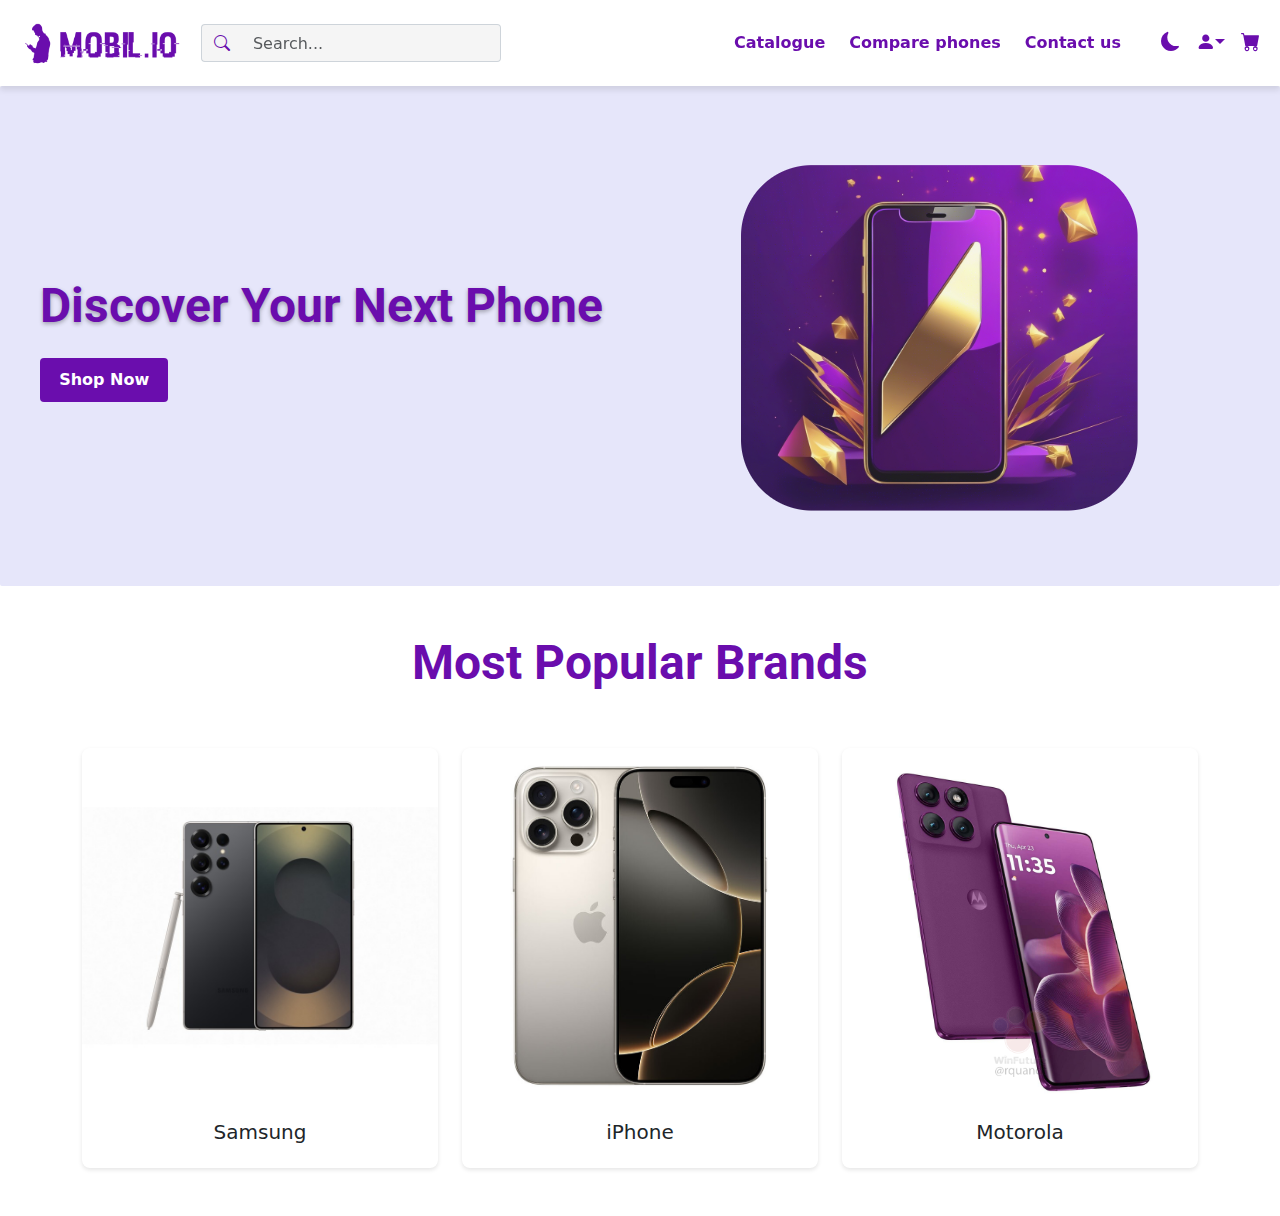
<file: index.html>
<!DOCTYPE html>
<html lang="en">
<head>
  <meta charset="UTF-8" />
  <meta name="viewport" content="width=device-width, initial-scale=1.0"/>
  <title>Mobil.io NavBar & Hero</title>

  <!-- Bootstrap CSS -->
  <link 
    href="https://cdn.jsdelivr.net/npm/bootstrap@5.3.0/dist/css/bootstrap.min.css" 
    rel="stylesheet"
  />

  <!-- Bootstrap Icons -->
  <link 
    href="https://cdn.jsdelivr.net/npm/bootstrap-icons@1.10.5/font/bootstrap-icons.css" 
    rel="stylesheet"
  />

  <!-- Roboto font -->
  <link 
    href="https://fonts.googleapis.com/css2?family=Roboto:wght@400;500;700&display=swap" 
    rel="stylesheet"
  />

  <!-- Custom CSS -->
  <link rel="stylesheet" href="styles.css" />
</head>
<body>

  <!-- Sticky navbar -->
  <nav class="navbar sticky-top">
    <div class="navbar-logo d-flex align-items-center">
      <a href="index.html">
        <img src="images/mobilio-logo.png" alt="Mobil.io Logo" class="navbar-logo-img" />
      </a>
    </div>
    <div class="navbar-search-wrapper">
      <div class="input-group search-bar">
        <span class="input-group-text"><i class="bi bi-search"></i></span>
        <input type="text" class="form-control" placeholder="Search..." aria-label="Search" />
      </div>
    </div>
    <div class="navbar-links-wrapper">
      <div class="nav-links">
        <a class="nav-link" href="catalogue.html">Catalogue</a>
        <a class="nav-link" href="compare.html">Compare phones</a>
        <a class="nav-link" href="#">Contact us</a>
      </div>
    </div>
    <div class="action-icons">
      <i id="theme-toggle" class="bi bi-moon-fill"></i>
      <div class="dropdown d-inline">
        <i class="bi bi-person-fill dropdown-toggle" id="profileDropdown" data-bs-toggle="dropdown" aria-expanded="false" style="cursor:pointer;"></i>
        <ul class="dropdown-menu dropdown-menu-end" aria-labelledby="profileDropdown">
          <li><a class="dropdown-item" href="login.html">Login</a></li>
          <li><a class="dropdown-item" href="register.html">Register</a></li>
        </ul>
      </div>
      <i class="bi bi-cart-fill"></i>
    </div>
  </nav>

  <!-- Hero section under navbar -->
  <section class="horizontal-divider d-flex">
    <div class="hero-content text-start">
      <div class="hero-text">Discover Your Next Phone</div>
      <button class="btn shop-btn mt-3" onclick="window.location.href='catalogue.html'">Shop Now</button>
    </div>
    <img src="images/homeimg.png" alt="Phone showcase" class="hero-image" />
  </section>

  <!-- Most Popular Brands -->
  <section class="brands-section container py-5">
    <h2 class="section-title">Most Popular Brands</h2>
    <div class="row g-4 mt-3">
      <div class="col-md-4">
        <div class="card brand-card">
          <img src="images/homesamsung.jpg" class="card-img-top" alt="Samsung" />
          <div class="card-body text-center">
            <h5 class="card-title">Samsung</h5>
            <button class="btn view-more mt-2">View More</button>
          </div>
        </div>
      </div>
      <div class="col-md-4">
        <div class="card brand-card">
          <img src="images/homeiphone.jpg" class="card-img-top" alt="iPhone" />
          <div class="card-body text-center">
            <h5 class="card-title">iPhone</h5>
            <button class="btn view-more mt-2">View More</button>
          </div>
        </div>
      </div>
      <div class="col-md-4">
        <div class="card brand-card">
          <img src="images/homemotorola.jpg" class="card-img-top" alt="Motorola" />
          <div class="card-body text-center">
            <h5 class="card-title">Motorola</h5>
            <button class="btn view-more mt-2">View More</button>
          </div>
        </div>
      </div>
    </div>
  </section>

  <!-- Bootstrap JS bundle -->
  <script src="https://cdn.jsdelivr.net/npm/bootstrap@5.3.0/dist/js/bootstrap.bundle.min.js"></script>
  <script>
    const themeToggle = document.getElementById('theme-toggle');
    themeToggle.addEventListener('click', () => {
      themeToggle.classList.add('spin');
      themeToggle.addEventListener('animationend', () => themeToggle.classList.remove('spin'), { once: true });
      document.body.classList.toggle('dark-theme');
      themeToggle.classList.toggle('bi-moon-fill');
      themeToggle.classList.toggle('bi-sun-fill');
    });
  </script>
</body>
</html>
</file>
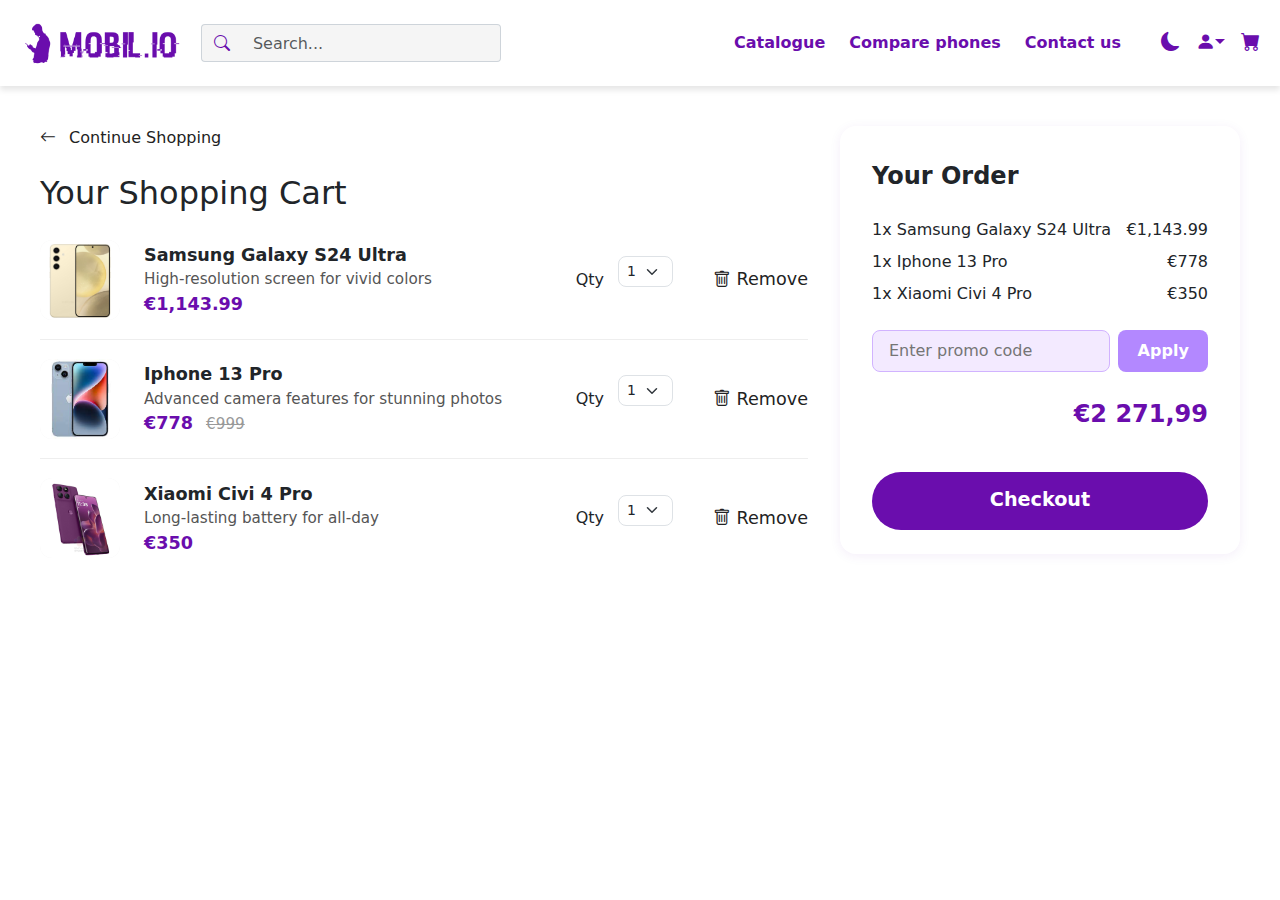
<file: cart.html>
<!DOCTYPE html>
<html lang="en">
<head>
  <meta charset="UTF-8" />
  <meta name="viewport" content="width=device-width, initial-scale=1.0"/>
  <title>Shopping Cart - Mobil.io</title>
  <link href="https://cdn.jsdelivr.net/npm/bootstrap@5.3.0/dist/css/bootstrap.min.css" rel="stylesheet"/>
  <link href="https://cdn.jsdelivr.net/npm/bootstrap-icons@1.10.5/font/bootstrap-icons.css" rel="stylesheet"/>
  <link rel="stylesheet" href="styles.css" />
  <style>
    body { background: #fff; }
    .cart-container {
      display: flex;
      gap: 2rem;
      margin: 40px auto;
      max-width: 1200px;
      justify-content: space-between;
    }
    .cart-list {
      flex: 2;
    }
    .cart-summary {
      flex: 1;
      background: #fff;
      border-radius: 16px;
      box-shadow: 0 2px 12px rgba(106,13,173,0.07);
      padding: 2rem 2rem 1.5rem 2rem;
      min-width: 340px;
      max-width: 400px;
      height: fit-content;
    }
    .cart-item {
      display: flex;
      align-items: center;
      gap: 1.5rem;
      border-bottom: 1px solid #eee;
      padding: 1.2rem 0;
    }
    .cart-item:last-child { border-bottom: none; }
    .cart-item-img {
      width: 80px;
      height: 80px;
      object-fit: contain;
      border-radius: 12px;
      background: #f5f5f5;
    }
    .cart-item-details {
      flex: 1;
    }
    .cart-item-title {
      font-weight: 700;
      font-size: 1.1rem;
    }
    .cart-item-desc {
      color: #555;
      font-size: 0.95rem;
    }
    .cart-item-price {
      color: #6a0dad;
      font-weight: 700;
      font-size: 1.1rem;
    }
    .cart-item-old-price {
      color: #999;
      text-decoration: line-through;
      font-size: 0.95rem;
      margin-left: 0.5rem;
    }
    .cart-item-remove {
      color: #222;
      cursor: pointer;
      margin-left: 1rem;
      font-size: 1.1rem;
    }
    .cart-item-remove:hover { color: #6a0dad; }
    .cart-item-qty {
      display: flex;
      align-items: center;
      gap: 0.5rem;
      font-size: 1rem;
    }
    .cart-summary-title {
      font-size: 1.5rem;
      font-weight: 700;
      margin-bottom: 1.5rem;
    }
    .cart-summary-list {
      font-size: 1rem;
      margin-bottom: 1.5rem;
    }
    .cart-summary-list li {
      display: flex;
      justify-content: space-between;
      margin-bottom: 0.5rem;
    }
    .cart-summary-total {
      font-size: 1.5rem;
      font-weight: 700;
      color: #6a0dad;
      text-align: right;
      margin: 1.5rem 0 1rem 0;
    }
    .cart-summary-promo {
      display: flex;
      gap: 0.5rem;
      margin-bottom: 1rem;
    }
    .cart-summary-promo input {
      flex: 1;
      border-radius: 8px;
      border: 1px solid #d1b3ff;
      background: #f3eaff;
      padding: 0.5rem 1rem;
      font-size: 1rem;
    }
    .cart-summary-promo button {
      background: #b388ff;
      color: #fff;
      border: none;
      border-radius: 8px;
      padding: 0.5rem 1.2rem;
      font-weight: 600;
      transition: background 0.2s;
    }
    .cart-summary-promo button:hover { background: #6a0dad; }
    .cart-summary-checkout {
      width: 100%;
      background: #6a0dad;
      color: #fff;
      border: none;
      border-radius: 2rem;
      padding: 0.9rem 0;
      font-size: 1.2rem;
      font-weight: 700;
      margin-top: 1.5rem;
      transition: background 0.2s;
    }
    .cart-summary-checkout:hover { background: #8d3fd6; }
    .continue-shopping {
      color: #222;
      text-decoration: none;
      font-size: 1rem;
      margin-bottom: 1.5rem;
      display: inline-block;
    }
    .continue-shopping i { margin-right: 0.5rem; }
    @media (max-width: 900px) {
      .cart-container { flex-direction: column; }
      .cart-summary { min-width: unset; max-width: unset; }
    }
    .delivery-section,
    .order-summary {
      margin: 0 auto 2rem auto;
      max-width: 800px;
    }
    .order-summary {
      background: #fff;
      border-radius: 16px;
      box-shadow: 0 2px 12px rgba(106,13,173,0.07);
      padding: 2rem 2rem 1.5rem 2rem;
    }
  </style>
</head>
<body>
  <!-- Navigation Bar (identical to index.html) -->
  <nav class="navbar sticky-top">
    <div class="navbar-logo d-flex align-items-center">
      <a href="index.html">
        <img src="images/mobilio-logo.png" alt="Mobil.io Logo" class="navbar-logo-img" />
      </a>
    </div>
    <div class="navbar-search-wrapper">
      <div class="input-group search-bar">
        <span class="input-group-text">
          <i class="bi bi-search"></i>
        </span>
        <input type="text" class="form-control" placeholder="Search..." aria-label="Search" />
      </div>
    </div>
    <div class="navbar-links-wrapper">
      <div class="nav-links">
        <a class="nav-link" href="catalogue.html">Catalogue</a>
        <a class="nav-link" href="compare.html">Compare phones</a>
        <a class="nav-link" href="#">Contact us</a>
      </div>
    </div>
    <div class="action-icons">
      <i id="theme-toggle" class="bi bi-moon-fill"></i>
      <div class="dropdown d-inline">
        <i class="bi bi-person-fill dropdown-toggle" id="profileDropdown" data-bs-toggle="dropdown" aria-expanded="false" style="cursor:pointer;"></i>
        <ul class="dropdown-menu dropdown-menu-end" aria-labelledby="profileDropdown">
          <li><a class="dropdown-item" href="login.html">Login</a></li>
          <li><a class="dropdown-item" href="register.html">Register</a></li>
        </ul>
      </div>
      <a href="cart.html"><i class="bi bi-cart-fill"></i></a>
    </div>
  </nav>

  <div class="cart-container">
    <!-- Cart List -->
    <div class="cart-list">
      <a href="catalogue.html" class="continue-shopping"><i class="bi bi-arrow-left"></i> Continue Shopping</a>
      <h2>Your Shopping Cart</h2>
      <div class="cart-item">
        <img src="images/samsungs24.jpg" class="cart-item-img" alt="Samsung Galaxy S24 Ultra" />
        <div class="cart-item-details">
          <div class="cart-item-title">Samsung Galaxy S24 Ultra</div>
          <div class="cart-item-desc">High-resolution screen for vivid colors</div>
          <div class="cart-item-price">€1,143.99</div>
        </div>
        <div class="cart-item-qty">
          Qty
          <select class="form-select form-select-sm" style="width:auto;display:inline-block;margin-left:6px;">
            <option>1</option>
            <option>2</option>
            <option>3</option>
            <option>4</option>
            <option>5</option>
          </select>
        </div>
        <span class="cart-item-remove"><i class="bi bi-trash"></i> Remove</span>
      </div>
      <div class="cart-item">
        <img src="images/iphone14.jpg" class="cart-item-img" alt="Iphone 13 Pro" />
        <div class="cart-item-details">
          <div class="cart-item-title">Iphone 13 Pro</div>
          <div class="cart-item-desc">Advanced camera features for stunning photos</div>
          <div>
            <span class="cart-item-price">€778</span>
            <span class="cart-item-old-price">€999</span>
          </div>
        </div>
        <div class="cart-item-qty">
          Qty
          <select class="form-select form-select-sm" style="width:auto;display:inline-block;margin-left:6px;">
            <option>1</option>
            <option>2</option>
            <option>3</option>
            <option>4</option>
            <option>5</option>
          </select>
        </div>
        <span class="cart-item-remove"><i class="bi bi-trash"></i> Remove</span>
      </div>
      <div class="cart-item">
        <img src="images/homemotorola.jpg" class="cart-item-img" alt="Xiaomi Civi 4 Pro" />
        <div class="cart-item-details">
          <div class="cart-item-title">Xiaomi Civi 4 Pro</div>
          <div class="cart-item-desc">Long-lasting battery for all-day</div>
          <div class="cart-item-price">€350</div>
        </div>
        <div class="cart-item-qty">
          Qty
          <select class="form-select form-select-sm" style="width:auto;display:inline-block;margin-left:6px;">
            <option>1</option>
            <option>2</option>
            <option>3</option>
            <option>4</option>
            <option>5</option>
          </select>
        </div>
        <span class="cart-item-remove"><i class="bi bi-trash"></i> Remove</span>
      </div>
    </div>
    <!-- Cart Summary -->
    <div class="cart-summary">
      <div class="cart-summary-title">Your Order</div>
      <ul class="cart-summary-list list-unstyled">
        <li>
          <span>1x Samsung Galaxy S24 Ultra</span>
          <span>€1,143.99</span>
        </li>
        <li>
          <span>1x Iphone 13 Pro</span>
          <span>€778</span>
        </li>
        <li>
          <span>1x Xiaomi Civi 4 Pro</span>
          <span>€350</span>
        </li>
      </ul>
      <div class="cart-summary-promo">
        <input type="text" placeholder="Enter promo code" />
        <button>Apply</button>
      </div>
      <div class="cart-summary-total">€2 271,99</div>
      <button class="cart-summary-checkout" onclick="window.location.href='delivery.html'">Checkout</button>
    </div>
  </div>
  <script src="https://cdn.jsdelivr.net/npm/bootstrap@5.3.0/dist/js/bootstrap.bundle.min.js"></script>
  <script>
    // Theme toggle (identical to index.html)
    const themeToggle = document.getElementById('theme-toggle');
    themeToggle.addEventListener('click', () => {
      themeToggle.classList.add('spin');
      themeToggle.addEventListener('animationend', () => themeToggle.classList.remove('spin'), { once: true });
      document.body.classList.toggle('dark-theme');
      themeToggle.classList.toggle('bi-moon-fill');
      themeToggle.classList.toggle('bi-sun-fill');
    });
  </script>
</body>
</html>
</file>
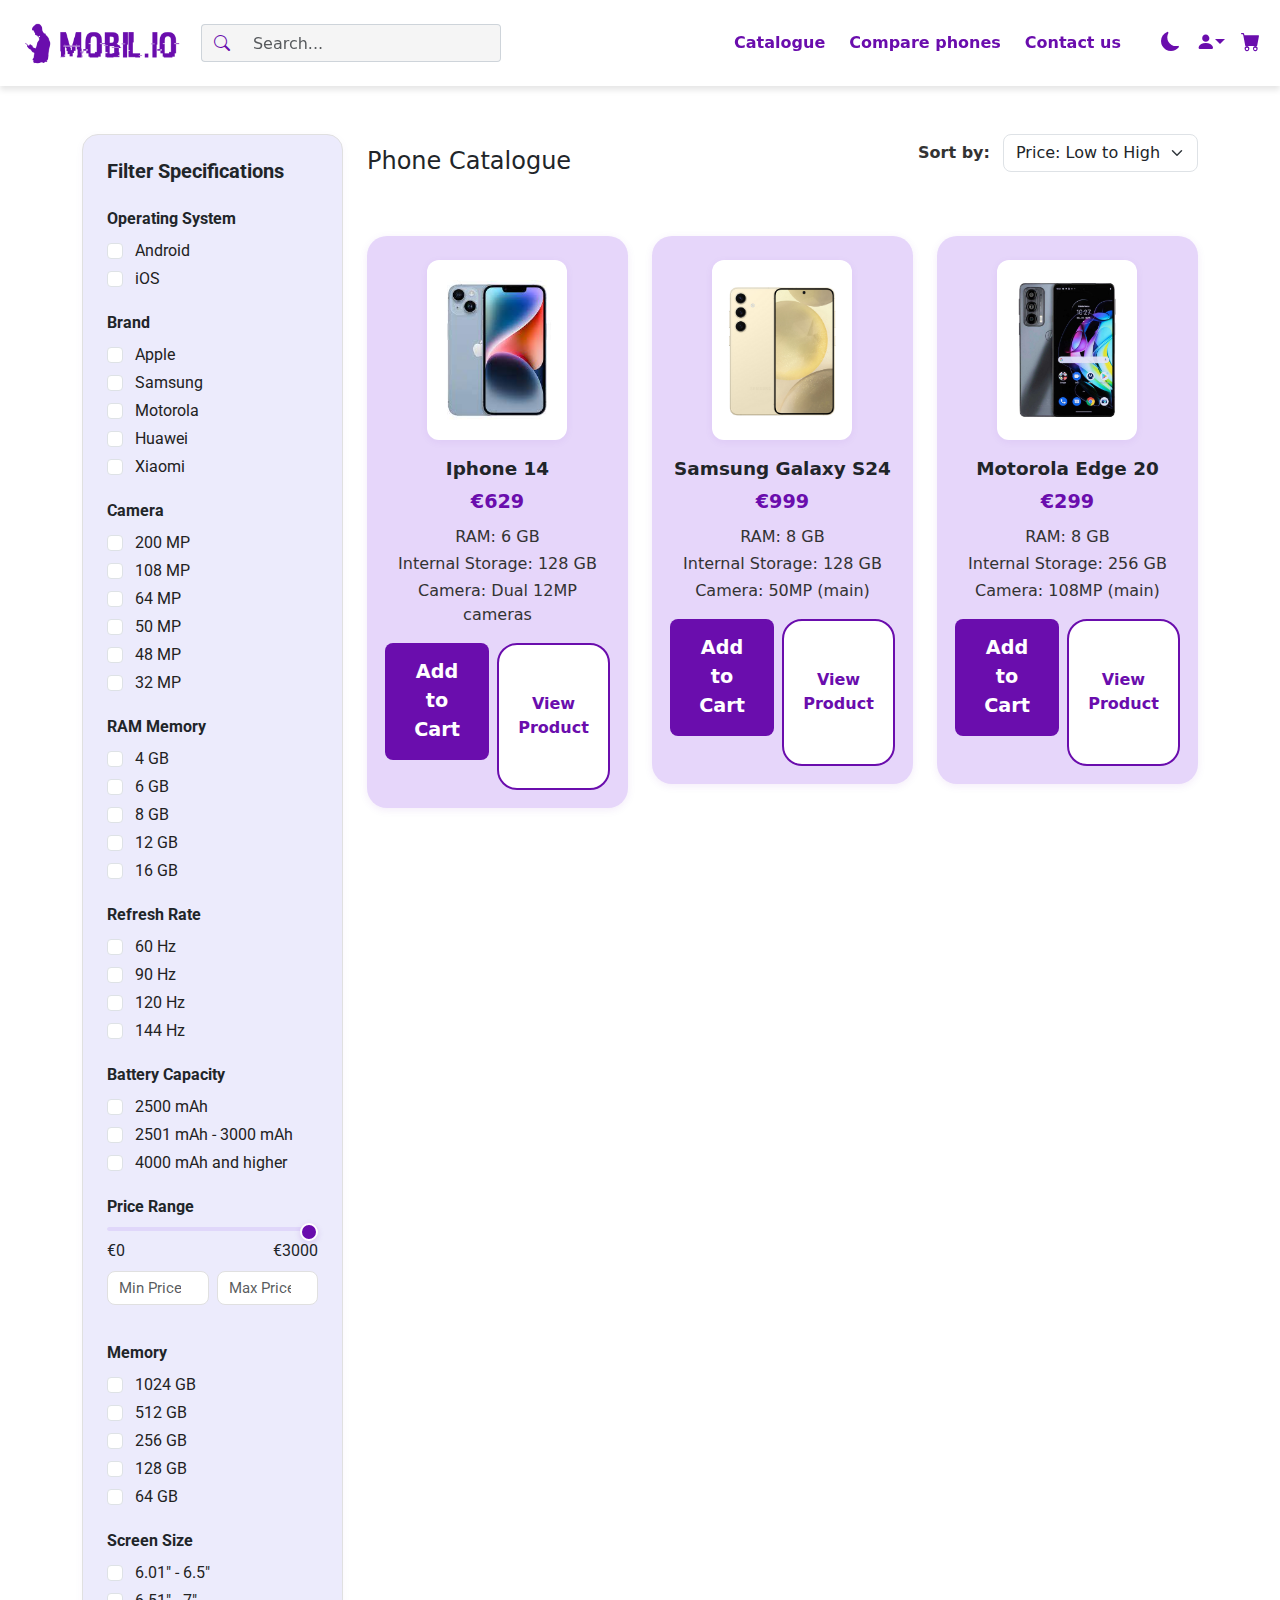
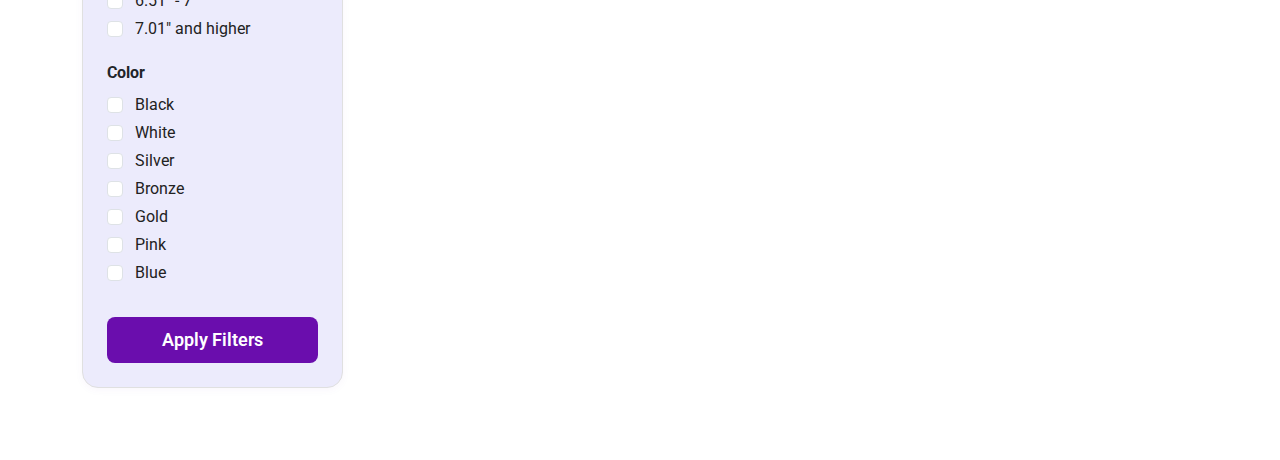
<file: catalogue.html>
<!DOCTYPE html>
<html lang="en">
<head>
  <meta charset="UTF-8" />
  <meta name="viewport" content="width=device-width, initial-scale=1.0"/>
  <title>Mobil.io Catalogue</title>
  <!-- Bootstrap CSS -->
  <link 
    href="https://cdn.jsdelivr.net/npm/bootstrap@5.3.0/dist/css/bootstrap.min.css" 
    rel="stylesheet"
  />
  <!-- Bootstrap Icons -->
  <link 
    href="https://cdn.jsdelivr.net/npm/bootstrap-icons@1.10.5/font/bootstrap-icons.css" 
    rel="stylesheet"
  />
  <!-- Roboto font -->
  <link 
    href="https://fonts.googleapis.com/css2?family=Roboto:wght@400;500;700&display=swap" 
    rel="stylesheet"
  />
  <!-- Custom CSS -->
  <link rel="stylesheet" href="styles.css" />
</head>
<body>
  <nav class="navbar sticky-top">
    <div class="navbar-logo d-flex align-items-center">
      <a href="index.html">
        <img src="images/mobilio-logo.png" alt="Mobil.io Logo" class="navbar-logo-img" />
      </a>
    </div>
    <div class="navbar-search-wrapper">
      <div class="input-group search-bar">
        <span class="input-group-text"><i class="bi bi-search"></i></span>
        <input type="text" class="form-control" placeholder="Search..." aria-label="Search" />
      </div>
    </div>
    <div class="navbar-links-wrapper">
      <div class="nav-links">
        <a class="nav-link" href="catalogue.html">Catalogue</a>
        <a class="nav-link" href="compare.html">Compare phones</a>
        <a class="nav-link" href="#">Contact us</a>
      </div>
    </div>
    <div class="action-icons">
      <i id="theme-toggle" class="bi bi-moon-fill"></i>
      <div class="dropdown d-inline">
        <i class="bi bi-person-fill dropdown-toggle" id="profileDropdown" data-bs-toggle="dropdown" aria-expanded="false" style="cursor:pointer;"></i>
        <ul class="dropdown-menu dropdown-menu-end" aria-labelledby="profileDropdown">
          <li><a class="dropdown-item" href="login.html">Login</a></li>
          <li><a class="dropdown-item" href="register.html">Register</a></li>
        </ul>
      </div>
      <i class="bi bi-cart-fill" onclick="window.location.href='cart.html'" style="cursor:pointer;"></i>
    </div>
  </nav>
  <section class="container py-5">
    <div class="row">
      <!-- Filter Sidebar -->
      <aside class="col-md-3">
        <div class="filter-sidebar p-4">
          <h4 class="filter-title-main mb-4">Filter Specifications</h4>

          <div class="filter-section mb-3">
            <div class="filter-label">Operating System</div>
            <div class="form-check">
              <input class="form-check-input purple-check" type="checkbox" id="os-android">
              <label class="form-check-label" for="os-android">Android</label>
            </div>
            <div class="form-check">
              <input class="form-check-input purple-check" type="checkbox" id="os-ios">
              <label class="form-check-label" for="os-ios">iOS</label>
            </div>
          </div>

          <div class="filter-section mb-3">
            <div class="filter-label">Brand</div>
            <div class="form-check">
              <input class="form-check-input purple-check" type="checkbox" id="brand-apple">
              <label class="form-check-label" for="brand-apple">Apple</label>
            </div>
            <div class="form-check">
              <input class="form-check-input purple-check" type="checkbox" id="brand-samsung">
              <label class="form-check-label" for="brand-samsung">Samsung</label>
            </div>
            <div class="form-check">
              <input class="form-check-input purple-check" type="checkbox" id="brand-motorola">
              <label class="form-check-label" for="brand-motorola">Motorola</label>
            </div>
            <div class="form-check">
              <input class="form-check-input purple-check" type="checkbox" id="brand-huawei">
              <label class="form-check-label" for="brand-huawei">Huawei</label>
            </div>
            <div class="form-check">
              <input class="form-check-input purple-check" type="checkbox" id="brand-xiaomi">
              <label class="form-check-label" for="brand-xiaomi">Xiaomi</label>
            </div>
          </div>

          <div class="filter-section mb-3">
            <div class="filter-label">Camera</div>
            <div class="form-check">
              <input class="form-check-input purple-check" type="checkbox" id="camera-200">
              <label class="form-check-label" for="camera-200">200 MP</label>
            </div>
            <div class="form-check">
              <input class="form-check-input purple-check" type="checkbox" id="camera-108">
              <label class="form-check-label" for="camera-108">108 MP</label>
            </div>
            <div class="form-check">
              <input class="form-check-input purple-check" type="checkbox" id="camera-64">
              <label class="form-check-label" for="camera-64">64 MP</label>
            </div>
            <div class="form-check">
              <input class="form-check-input purple-check" type="checkbox" id="camera-50">
              <label class="form-check-label" for="camera-50">50 MP</label>
            </div>
            <div class="form-check">
              <input class="form-check-input purple-check" type="checkbox" id="camera-48">
              <label class="form-check-label" for="camera-48">48 MP</label>
            </div>
            <div class="form-check">
              <input class="form-check-input purple-check" type="checkbox" id="camera-32">
              <label class="form-check-label" for="camera-32">32 MP</label>
            </div>
          </div>

          <div class="filter-section mb-3">
            <div class="filter-label">RAM Memory</div>
            <div class="form-check">
              <input class="form-check-input purple-check" type="checkbox" id="ram-4">
              <label class="form-check-label" for="ram-4">4 GB</label>
            </div>
            <div class="form-check">
              <input class="form-check-input purple-check" type="checkbox" id="ram-6">
              <label class="form-check-label" for="ram-6">6 GB</label>
            </div>
            <div class="form-check">
              <input class="form-check-input purple-check" type="checkbox" id="ram-8">
              <label class="form-check-label" for="ram-8">8 GB</label>
            </div>
            <div class="form-check">
              <input class="form-check-input purple-check" type="checkbox" id="ram-12">
              <label class="form-check-label" for="ram-12">12 GB</label>
            </div>
            <div class="form-check">
              <input class="form-check-input purple-check" type="checkbox" id="ram-16">
              <label class="form-check-label" for="ram-16">16 GB</label>
            </div>
          </div>

          <!-- Refresh Rate Filter -->
          <div class="filter-section mb-3">
            <div class="filter-label">Refresh Rate</div>
            <div class="form-check">
              <input class="form-check-input purple-check" type="checkbox" id="refresh-60">
              <label class="form-check-label" for="refresh-60">60 Hz</label>
            </div>
            <div class="form-check">
              <input class="form-check-input purple-check" type="checkbox" id="refresh-90">
              <label class="form-check-label" for="refresh-90">90 Hz</label>
            </div>
            <div class="form-check">
              <input class="form-check-input purple-check" type="checkbox" id="refresh-120">
              <label class="form-check-label" for="refresh-120">120 Hz</label>
            </div>
            <div class="form-check">
              <input class="form-check-input purple-check" type="checkbox" id="refresh-144">
              <label class="form-check-label" for="refresh-144">144 Hz</label>
            </div>
          </div>

          <!-- Battery Capacity Filter -->
          <div class="filter-section mb-3">
            <div class="filter-label">Battery Capacity</div>
            <div class="form-check">
              <input class="form-check-input purple-check" type="checkbox" id="battery-2500">
              <label class="form-check-label" for="battery-2500">2500 mAh</label>
            </div>
            <div class="form-check">
              <input class="form-check-input purple-check" type="checkbox" id="battery-2501-3000">
              <label class="form-check-label" for="battery-2501-3000">2501 mAh - 3000 mAh</label>
            </div>
            <div class="form-check">
              <input class="form-check-input purple-check" type="checkbox" id="battery-4000">
              <label class="form-check-label" for="battery-4000">4000 mAh and higher</label>
            </div>
          </div>

          <!-- Price Range Filter -->
          <div class="filter-section mb-3">
            <div class="filter-label">Price Range</div>
            <div class="d-flex align-items-center mb-2">
              <input type="range" class="form-range purple-range" min="0" max="3000" id="priceRange" value="3000" />
            </div>
            <div class="d-flex justify-content-between mb-2">
              <span>€0</span>
              <span id="priceMaxLabel">€3000</span>
            </div>
            <div class="d-flex gap-2">
              <input type="number" class="form-control form-control-sm" placeholder="Min Price" id="minPrice" />
              <input type="number" class="form-control form-control-sm" placeholder="Max Price" id="maxPrice" />
            </div>
          </div>

          <!-- Memory Filter -->
          <div class="filter-section mb-3">
            <div class="filter-label">Memory</div>
            <div class="form-check">
              <input class="form-check-input purple-check" type="checkbox" id="memory-1024">
              <label class="form-check-label" for="memory-1024">1024 GB</label>
            </div>
            <div class="form-check">
              <input class="form-check-input purple-check" type="checkbox" id="memory-512">
              <label class="form-check-label" for="memory-512">512 GB</label>
            </div>
            <div class="form-check">
              <input class="form-check-input purple-check" type="checkbox" id="memory-256">
              <label class="form-check-label" for="memory-256">256 GB</label>
            </div>
            <div class="form-check">
              <input class="form-check-input purple-check" type="checkbox" id="memory-128">
              <label class="form-check-label" for="memory-128">128 GB</label>
            </div>
            <div class="form-check">
              <input class="form-check-input purple-check" type="checkbox" id="memory-64">
              <label class="form-check-label" for="memory-64">64 GB</label>
            </div>
          </div>

          <!-- Screen Size Filter -->
          <div class="filter-section mb-3">
            <div class="filter-label">Screen Size</div>
            <div class="form-check">
              <input class="form-check-input purple-check" type="checkbox" id="screen-6-5">
              <label class="form-check-label" for="screen-6-5">6.01" - 6.5"</label>
            </div>
            <div class="form-check">
              <input class="form-check-input purple-check" type="checkbox" id="screen-6-7">
              <label class="form-check-label" for="screen-6-7">6.51" - 7"</label>
            </div>
            <div class="form-check">
              <input class="form-check-input purple-check" type="checkbox" id="screen-7plus">
              <label class="form-check-label" for="screen-7plus">7.01" and higher</label>
            </div>
          </div>

          <!-- Color Filter -->
          <div class="filter-section mb-3">
            <div class="filter-label">Color</div>
            <div class="form-check">
              <input class="form-check-input purple-check" type="checkbox" id="color-black">
              <label class="form-check-label" for="color-black">Black</label>
            </div>
            <div class="form-check">
              <input class="form-check-input purple-check" type="checkbox" id="color-white">
              <label class="form-check-label" for="color-white">White</label>
            </div>
            <div class="form-check">
              <input class="form-check-input purple-check" type="checkbox" id="color-silver">
              <label class="form-check-label" for="color-silver">Silver</label>
            </div>
            <div class="form-check">
              <input class="form-check-input purple-check" type="checkbox" id="color-bronze">
              <label class="form-check-label" for="color-bronze">Bronze</label>
            </div>
            <div class="form-check">
              <input class="form-check-input purple-check" type="checkbox" id="color-gold">
              <label class="form-check-label" for="color-gold">Gold</label>
            </div>
            <div class="form-check">
              <input class="form-check-input purple-check" type="checkbox" id="color-pink">
              <label class="form-check-label" for="color-pink">Pink</label>
            </div>
            <div class="form-check">
              <input class="form-check-input purple-check" type="checkbox" id="color-blue">
              <label class="form-check-label" for="color-blue">Blue</label>
            </div>
          </div>
          <button class="btn btn-primary w-100 mt-3 apply-filters-btn" id="applyFilters">Apply Filters</button>
        </div>
      </aside>
      <!-- Phone Cards Section -->
      <div class="col-md-9">
        <div class="d-flex justify-content-between align-items-center mb-4">
          <h2 class="section-title" style="font-size: 1.5rem; margin-bottom: 0;">Phone Catalogue</h2>
          <div>
            <label for="sort-by" class="form-label me-2 mb-0">Sort by:</label>
            <select id="sort-by" class="form-select d-inline-block w-auto">
              <option value="price-low-high">Price: Low to High</option>
              <option value="price-high-low">Price: High to Low</option>
            </select>
          </div>
        </div>
        <div class="row g-4 mt-3" id="phones-container">
          <!-- Phone cards will be dynamically inserted here -->
          <div class="col-md-4">
            <div class="custom-phone-card">
              <img src="images/iphone14.jpg" class="phone-img" alt="iPhone 14" />
              <div class="phone-info">
                <h5 class="phone-title">Iphone 14</h5>
                <div class="phone-price">€629</div>
                <div class="phone-spec">RAM: 6 GB</div>
                <div class="phone-spec">Internal Storage: 128 GB</div>
                <div class="phone-spec">Camera: Dual 12MP cameras</div>
                <div class="d-flex justify-content-center gap-2 mt-3">
                  <button class="btn btn-add-cart">Add to Cart</button>
                  <button class="btn btn-view-product">View Product</button>
                </div>
              </div>
            </div>
          </div>
          <div class="col-md-4">
            <div class="custom-phone-card">
              <img src="images/samsungs24.jpg" class="phone-img" alt="Samsung Galaxy S24" />
              <div class="phone-info">
                <h5 class="phone-title">Samsung Galaxy S24</h5>
                <div class="phone-price">€999</div>
                <div class="phone-spec">RAM: 8 GB</div>
                <div class="phone-spec">Internal Storage: 128 GB</div>
                <div class="phone-spec">Camera: 50MP (main)</div>
                <div class="d-flex justify-content-center gap-2 mt-3">
                  <button class="btn btn-add-cart">Add to Cart</button>
                  <button class="btn btn-view-product">View Product</button>
                </div>
              </div>
            </div>
          </div>
          <div class="col-md-4">
            <div class="custom-phone-card">
              <img src="images/motoedge20.jpg" class="phone-img" alt="Motorola Edge 20" />
              <div class="phone-info">
                <h5 class="phone-title">Motorola Edge 20</h5>
                <div class="phone-price">€299</div>
                <div class="phone-spec">RAM: 8 GB</div>
                <div class="phone-spec">Internal Storage: 256 GB</div>
                <div class="phone-spec">Camera: 108MP (main)</div>
                <div class="d-flex justify-content-center gap-2 mt-3">
                  <button class="btn btn-add-cart">Add to Cart</button>
                  <button class="btn btn-view-product">View Product</button>
                </div>
              </div>
            </div>
          </div>
        </div>
      </div>
    </div>
  </section>
  <!-- Bootstrap JS bundle -->
  <script src="https://cdn.jsdelivr.net/npm/bootstrap@5.3.0/dist/js/bootstrap.bundle.min.js"></script>
  <script>
    const themeToggle = document.getElementById('theme-toggle');
    themeToggle.addEventListener('click', () => {
      themeToggle.classList.add('spin');
      themeToggle.addEventListener('animationend', () => themeToggle.classList.remove('spin'), { once: true });
      document.body.classList.toggle('dark-theme');
      themeToggle.classList.toggle('bi-moon-fill');
      themeToggle.classList.toggle('bi-sun-fill');
    });

    const priceRange = document.getElementById('priceRange');
    const priceMaxLabel = document.getElementById('priceMaxLabel');
    if (priceRange && priceMaxLabel) {
      priceRange.addEventListener('input', function() {
        priceMaxLabel.textContent = `€${this.value}`;
      });
    }
  </script>
</body>
</html>
</file>
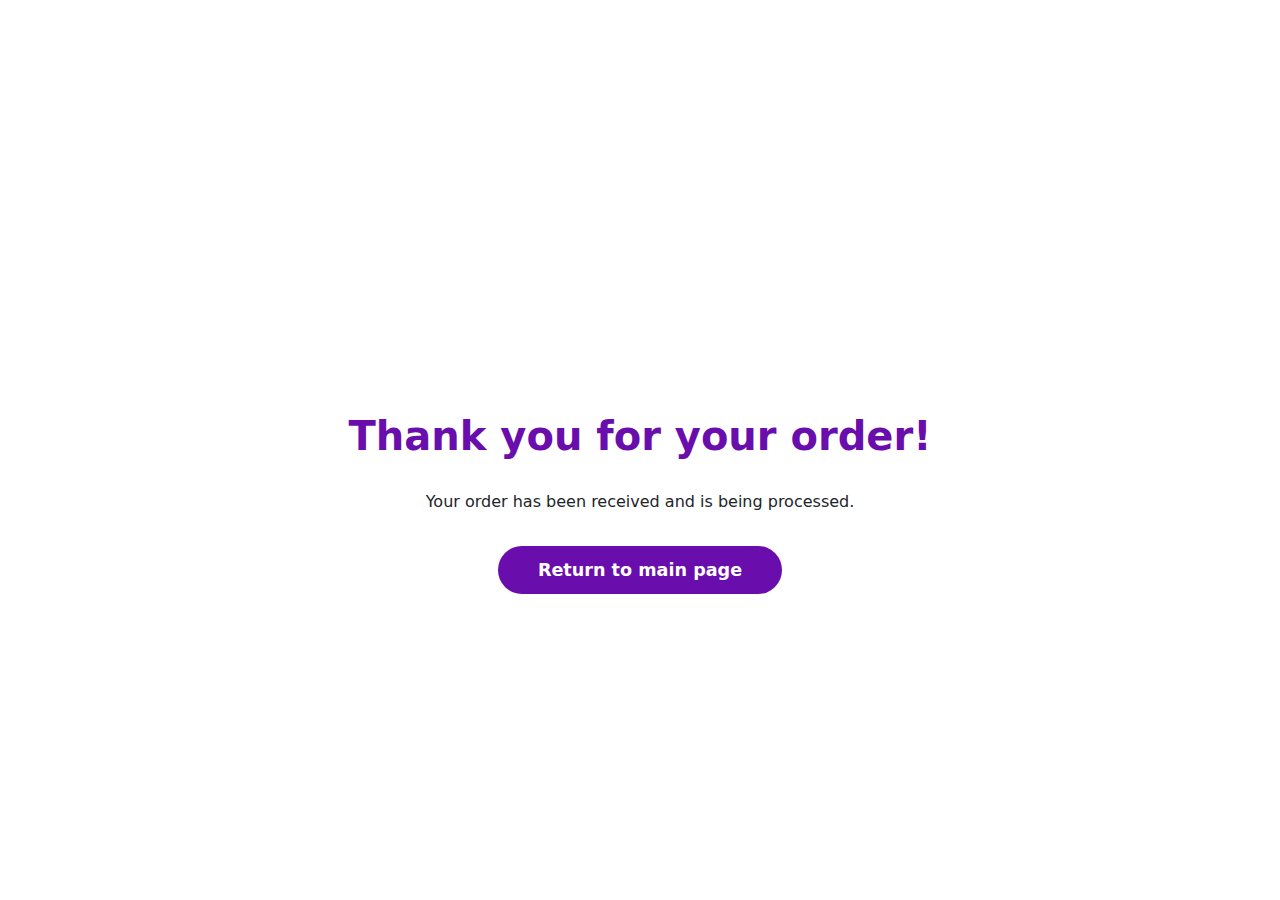
<file: endpage.html>
<!DOCTYPE html>
<html lang="en">
<head>
  <meta charset="UTF-8" />
  <meta name="viewport" content="width=device-width, initial-scale=1.0"/>
  <title>Thank You - Mobil.io</title>
  <link href="https://cdn.jsdelivr.net/npm/bootstrap@5.3.0/dist/css/bootstrap.min.css" rel="stylesheet"/>
  <link href="https://cdn.jsdelivr.net/npm/bootstrap-icons@1.10.5/font/bootstrap-icons.css" rel="stylesheet"/>
  <link rel="stylesheet" href="styles.css" />
  <style>
    body {
      background: #fff;
      min-height: 100vh;
      display: flex;
      flex-direction: column;
      justify-content: center;
      align-items: center;
    }
    .thankyou-container {
      margin-top: 100px;
      text-align: center;
    }
    .thankyou-title {
      color: #6a0dad;
      font-size: 2.5rem;
      font-weight: 700;
      margin-bottom: 1.5rem;
    }
    .return-link {
      display: inline-block;
      margin-top: 2rem;
      background: #6a0dad;
      color: #fff;
      padding: 0.7rem 2.5rem;
      border-radius: 2rem;
      font-size: 1.1rem;
      font-weight: 600;
      text-decoration: none;
      transition: background 0.2s;
    }
    .return-link:hover {
      background: #8d3fd6;
      color: #fff;
      text-decoration: none;
    }
  </style>
</head>
<body>
  <div class="thankyou-container">
    <div class="thankyou-title">Thank you for your order!</div>
    <div>Your order has been received and is being processed.</div>
    <a href="index.html" class="return-link">Return to main page</a>
  </div>
</body>
</html>
</file>
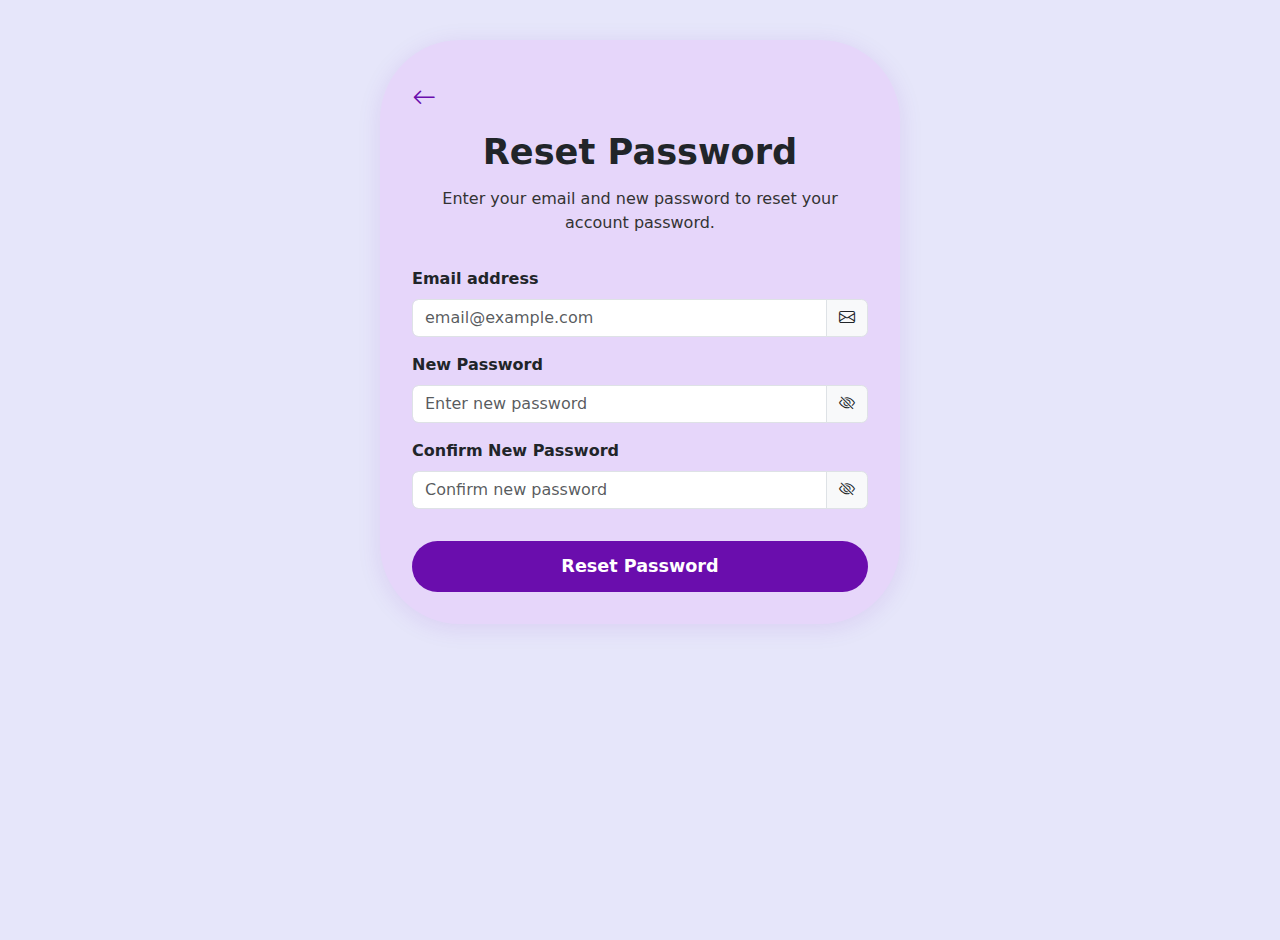
<file: forgot_password.html>
<!DOCTYPE html>
<html lang="en">
<head>
  <meta charset="UTF-8" />
  <meta name="viewport" content="width=device-width, initial-scale=1.0"/>
  <title>Reset Password - Mobil.io</title>
  <link href="https://cdn.jsdelivr.net/npm/bootstrap@5.3.0/dist/css/bootstrap.min.css" rel="stylesheet"/>
  <link href="https://cdn.jsdelivr.net/npm/bootstrap-icons@1.10.5/font/bootstrap-icons.css" rel="stylesheet"/>
  <style>
    body {
      background: #e6e6fa;
      min-height: 100vh;
    }
    .reset-container {
      background: #e6d6fa;
      border-radius: 80px;
      max-width: 520px;
      margin: 40px auto;
      padding: 40px 32px 32px 32px;
      box-shadow: 0 4px 24px rgba(106,13,173,0.10);
    }
    .reset-title {
      font-size: 2.2rem;
      font-weight: 700;
      text-align: center;
      margin-bottom: 0.5rem;
    }
    .reset-desc {
      text-align: center;
      margin-bottom: 2rem;
      color: #333;
      font-size: 1rem;
    }
    .form-label {
      font-weight: 600;
    }
    .form-control, .input-group-text {
      border-radius: 0.4rem;
    }
    .reset-btn {
      background: #6a0dad;
      color: #fff;
      font-weight: 600;
      border-radius: 2rem;
      padding: 0.7rem 0;
      font-size: 1.1rem;
      margin-top: 1rem;
    }
    .reset-btn:hover {
      background: #8d3fd6;
    }
    .back-arrow {
      color: #6a0dad;
      font-size: 1.5rem;
      text-decoration: none;
      display: inline-block;
      margin-bottom: 10px;
    }
  </style>
</head>
<body>
  <div class="reset-container">
    <a href="login.html" class="back-arrow"><i class="bi bi-arrow-left"></i></a>
    <div class="reset-title">Reset Password</div>
    <div class="reset-desc">Enter your email and new password to reset your account password.</div>
    <form>
      <div class="mb-3">
        <label for="email" class="form-label">Email address</label>
        <div class="input-group">
          <input type="email" class="form-control" id="email" placeholder="email@example.com" required>
          <span class="input-group-text"><i class="bi bi-envelope"></i></span>
        </div>
      </div>
      <div class="mb-3">
        <label for="new-password" class="form-label">New Password</label>
        <div class="input-group">
          <input type="password" class="form-control" id="new-password" placeholder="Enter new password" required>
          <span class="input-group-text"><i class="bi bi-eye-slash"></i></span>
        </div>
      </div>
      <div class="mb-3">
        <label for="confirm-password" class="form-label">Confirm New Password</label>
        <div class="input-group">
          <input type="password" class="form-control" id="confirm-password" placeholder="Confirm new password" required>
          <span class="input-group-text"><i class="bi bi-eye-slash"></i></span>
        </div>
      </div>
      <button type="submit" class="btn reset-btn w-100">Reset Password</button>
    </form>
  </div>
  <script src="https://cdn.jsdelivr.net/npm/bootstrap@5.3.0/dist/js/bootstrap.bundle.min.js"></script>
</body>
</html>
</file>
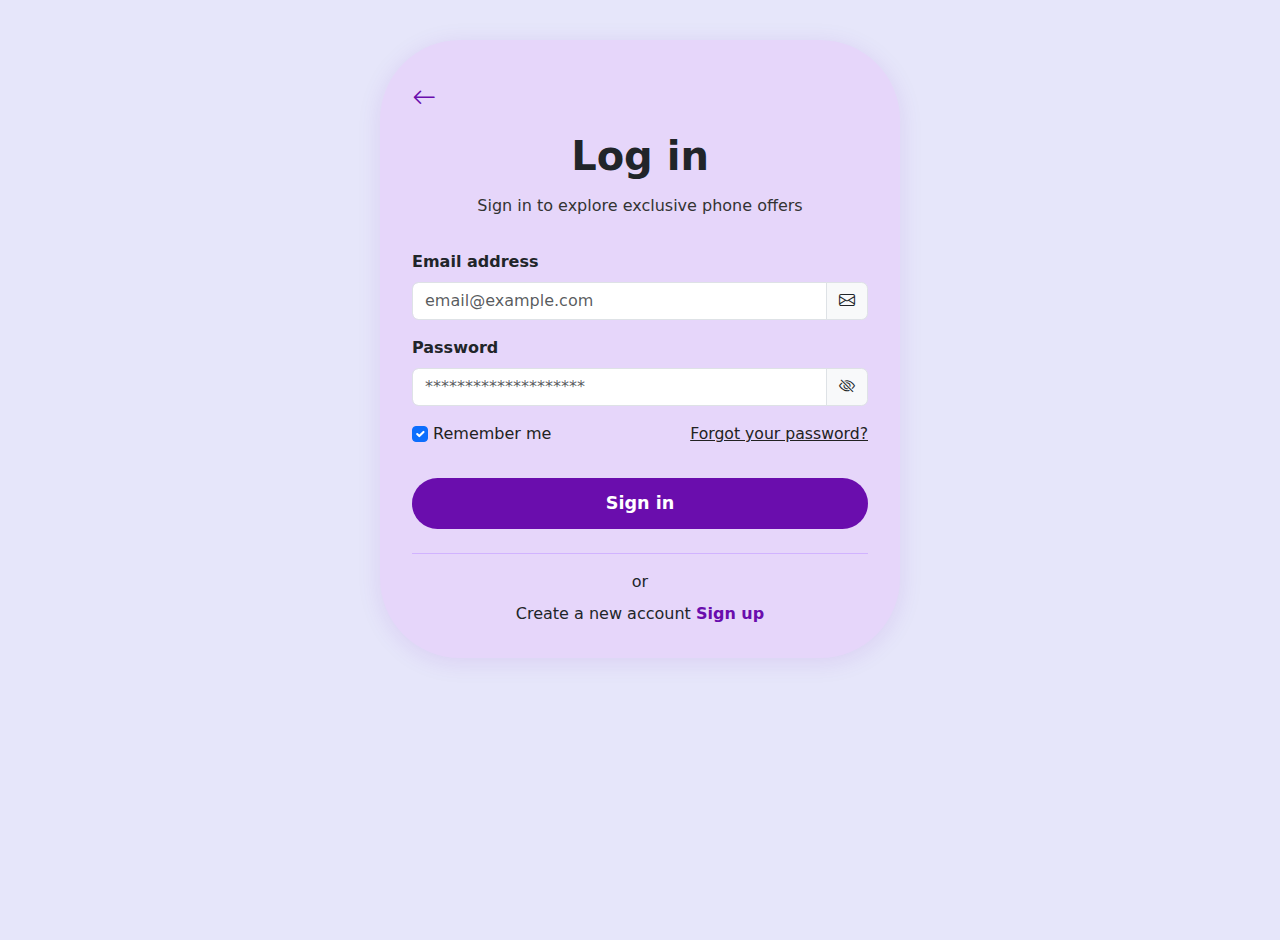
<file: login.html>
<!DOCTYPE html>
<html lang="en">
<head>
  <meta charset="UTF-8" />
  <meta name="viewport" content="width=device-width, initial-scale=1.0"/>
  <title>Log in - Mobil.io</title>
  <link href="https://cdn.jsdelivr.net/npm/bootstrap@5.3.0/dist/css/bootstrap.min.css" rel="stylesheet"/>
  <link href="https://cdn.jsdelivr.net/npm/bootstrap-icons@1.10.5/font/bootstrap-icons.css" rel="stylesheet"/>
  <style>
    body {
      background: #e6e6fa;
      min-height: 100vh;
    }
    .login-container {
      background: #e6d6fa;
      border-radius: 80px;
      max-width: 520px;
      margin: 40px auto;
      padding: 40px 32px 32px 32px;
      box-shadow: 0 4px 24px rgba(106,13,173,0.10);
    }
    .login-title {
      font-size: 2.5rem;
      font-weight: 700;
      text-align: center;
      margin-bottom: 0.5rem;
    }
    .login-desc {
      text-align: center;
      margin-bottom: 2rem;
      color: #333;
      font-size: 1rem;
    }
    .form-label {
      font-weight: 600;
    }
    .form-control, .input-group-text {
      border-radius: 0.4rem;
    }
    .login-btn {
      background: #6a0dad;
      color: #fff;
      font-weight: 600;
      border-radius: 2rem;
      padding: 0.7rem 0;
      font-size: 1.1rem;
      margin-top: 1rem;
    }
    .login-btn:hover {
      background: #8d3fd6;
    }
    .remember-me {
      color: #222;
      font-size: 1rem;
    }
    .forgot-link {
      float: right;
      font-size: 0.98rem;
      color: #222;
      text-decoration: underline;
      cursor: pointer;
    }
    .signup-link {
      color: #6a0dad;
      font-weight: 600;
      text-decoration: none;
    }
    .signup-link:hover {
      text-decoration: underline;
    }
    .back-arrow {
      color: #6a0dad;
      font-size: 1.5rem;
      text-decoration: none;
      display: inline-block;
      margin-bottom: 10px;
    }
    .divider {
      border-top: 1px solid #d1b3ff;
      margin: 1.5rem 0 1rem 0;
    }
  </style>
</head>
<body>
  <div class="login-container">
    <a href="index.html" class="back-arrow"><i class="bi bi-arrow-left"></i></a>
    <div class="login-title">Log in</div>
    <div class="login-desc">Sign in to explore exclusive phone offers</div>
    <form>
      <div class="mb-3">
        <label for="email" class="form-label">Email address</label>
        <div class="input-group">
          <input type="email" class="form-control" id="email" placeholder="email@example.com" required>
          <span class="input-group-text"><i class="bi bi-envelope"></i></span>
        </div>
      </div>
      <div class="mb-3">
        <label for="password" class="form-label">Password</label>
        <div class="input-group">
          <input type="password" class="form-control" id="password" placeholder="********************" required>
          <span class="input-group-text"><i class="bi bi-eye-slash"></i></span>
        </div>
      </div>
      <div class="d-flex justify-content-between align-items-center mb-3">
        <div>
          <input type="checkbox" id="remember" class="form-check-input" checked>
          <label for="remember" class="form-check-label remember-me">Remember me</label>
        </div>
        <a href="forgot-password.html" class="forgot-link">Forgot your password?</a>
      </div>
      <button type="submit" class="btn login-btn w-100">Sign in</button>
    </form>
    <div class="divider"></div>
    <div class="text-center mb-2">
      or
    </div>
    <div class="text-center">
      Create a new account <a href="register.html" class="signup-link">Sign up</a>
    </div>
  </div>
  <script src="https://cdn.jsdelivr.net/npm/bootstrap@5.3.0/dist/js/bootstrap.bundle.min.js"></script>
</body>
</html>
</file>
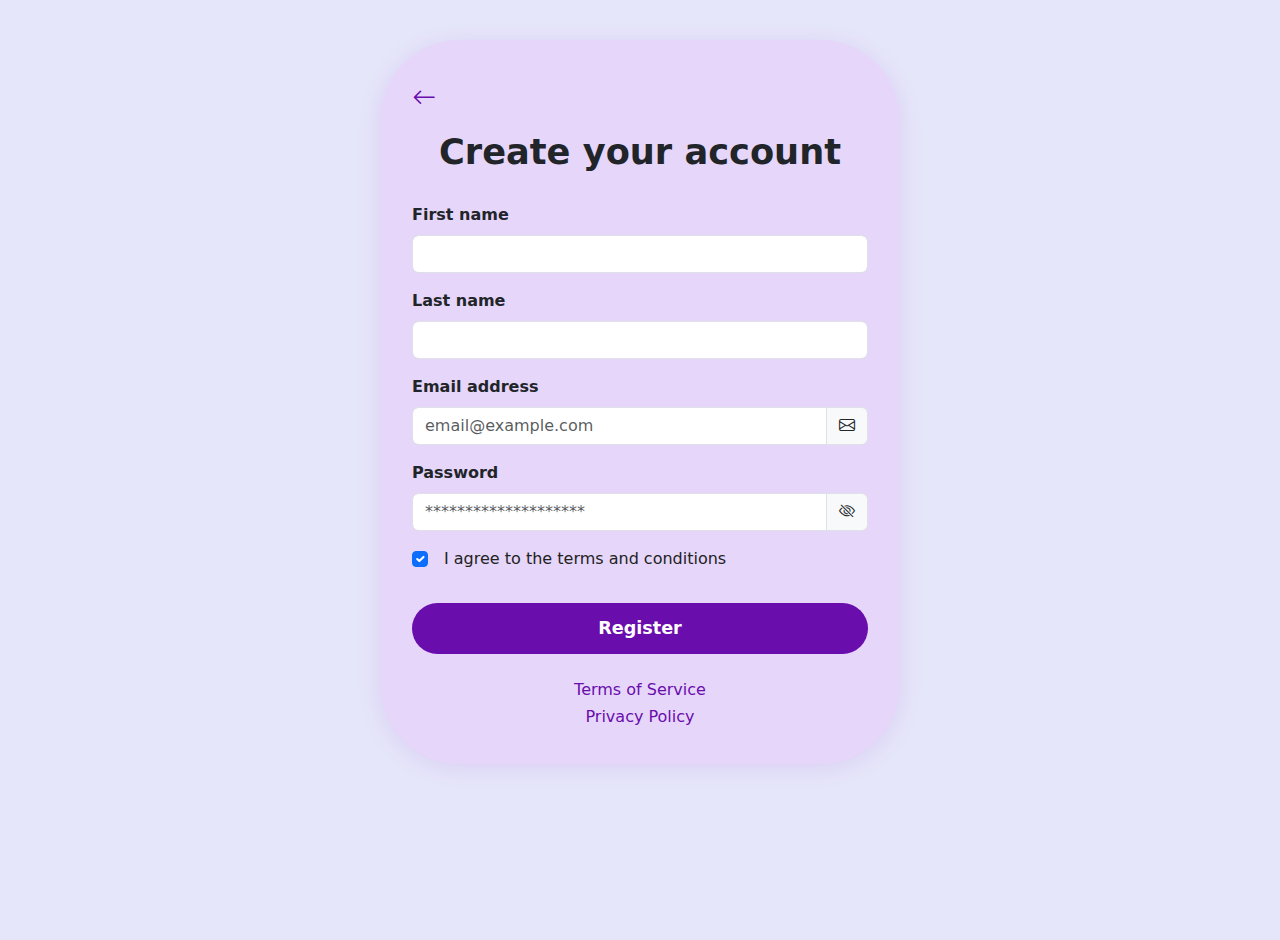
<file: register.html>
<!DOCTYPE html>
<html lang="en">
<head>
  <meta charset="UTF-8" />
  <meta name="viewport" content="width=device-width, initial-scale=1.0"/>
  <title>Register - Mobil.io</title>
  <link href="https://cdn.jsdelivr.net/npm/bootstrap@5.3.0/dist/css/bootstrap.min.css" rel="stylesheet"/>
  <link href="https://cdn.jsdelivr.net/npm/bootstrap-icons@1.10.5/font/bootstrap-icons.css" rel="stylesheet"/>
  <style>
    body {
      background: #e6e6fa;
      min-height: 100vh;
    }
    .register-container {
      background: #e6d6fa;
      border-radius: 80px;
      max-width: 520px;
      margin: 40px auto;
      padding: 40px 32px 32px 32px;
      box-shadow: 0 4px 24px rgba(106,13,173,0.10);
    }
    .register-title {
      font-size: 2.2rem;
      font-weight: 700;
      text-align: center;
      margin-bottom: 1.5rem;
    }
    .form-label {
      font-weight: 600;
    }
    .form-control, .input-group-text {
      border-radius: 0.4rem;
    }
    .register-btn {
      background: #6a0dad;
      color: #fff;
      font-weight: 600;
      border-radius: 2rem;
      padding: 0.7rem 0;
      font-size: 1.1rem;
      margin-top: 1rem;
    }
    .register-btn:hover {
      background: #8d3fd6;
    }
    .terms-label {
      color: #222;
      font-size: 1rem;
      margin-left: 0.5rem;
      font-weight: 400;
    }
    .back-arrow {
      color: #6a0dad;
      font-size: 1.5rem;
      text-decoration: none;
      display: inline-block;
      margin-bottom: 10px;
    }
    .policy-links {
      text-align: center;
      margin-top: 1.5rem;
    }
    .policy-links a {
      color: #6a0dad;
      text-decoration: none;
      display: block;
      font-size: 1rem;
      margin-bottom: 0.2rem;
    }
    .policy-links a:hover {
      text-decoration: underline;
    }
  </style>
</head>
<body>
  <div class="register-container">
    <a href="login.html" class="back-arrow"><i class="bi bi-arrow-left"></i></a>
    <div class="register-title">Create your account</div>
    <form>
      <div class="mb-3">
        <label for="first-name" class="form-label">First name</label>
        <input type="text" class="form-control" id="first-name" required>
      </div>
      <div class="mb-3">
        <label for="last-name" class="form-label">Last name</label>
        <input type="text" class="form-control" id="last-name" required>
      </div>
      <div class="mb-3">
        <label for="email" class="form-label">Email address</label>
        <div class="input-group">
          <input type="email" class="form-control" id="email" placeholder="email@example.com" required>
          <span class="input-group-text"><i class="bi bi-envelope"></i></span>
        </div>
      </div>
      <div class="mb-3">
        <label for="password" class="form-label">Password</label>
        <div class="input-group">
          <input type="password" class="form-control" id="password" placeholder="********************" required>
          <span class="input-group-text"><i class="bi bi-eye-slash"></i></span>
        </div>
      </div>
      <div class="mb-3 form-check">
        <input type="checkbox" class="form-check-input" id="terms" required checked>
        <label class="form-check-label terms-label" for="terms">
          I agree to the terms and conditions
        </label>
      </div>
      <button type="submit" class="btn register-btn w-100">Register</button>
    </form>
    <div class="policy-links">
      <a href="#">Terms of Service</a>
      <a href="#">Privacy Policy</a>
    </div>
  </div>
  <script src="https://cdn.jsdelivr.net/npm/bootstrap@5.3.0/dist/js/bootstrap.bundle.min.js"></script>
</body>
</html>
</file>
<file: styles.css>
.navbar {
  display: flex;
  align-items: center;
  gap: 1rem;
  padding: 15px 20px;
  background-color: #fff;
  box-shadow: 0 4px 6px rgba(0, 0, 0, 0.1);
  position: sticky;
  top: 0;
  z-index: 1000;
}
.navbar i, .navbar .navbar-brand, .navbar .nav-link {
  color: #6a0dad;
  font-weight: 700;
}
.dark-theme .navbar {
  background-color: #363342;
  border-bottom: 1px solid #444;
}
.dark-theme .navbar i,
.dark-theme .navbar .navbar-brand,
.dark-theme .navbar .nav-link,
.dark-theme .nav-links .nav-link {
  color: #6a0dad;
}
.navbar-brand {
  font-family: 'Roboto', sans-serif;
  font-size: 32px;
  margin: 0 10px;
}
.navbar-logo {
  flex-shrink: 0;
}
.navbar-logo-img {
  height: 56px;
  width: auto;
  display: block;
}

/* Navbar Search Bar - Rewritten */
.search-bar { /* This is the .input-group */
  display: flex;
  align-items: stretch;
  width: 300px; /* Increased width */
  position: relative;
  margin: 0;
  height: 38px;
}

.search-bar .input-group-text {
  background: #f5f5f5;
  border: 1px solid #ced4da;
  border-right: none;
  color: #333;
  border-radius: 0.25rem 0 0 0.25rem;
  display: flex;
  align-items: center;
  justify-content: center;
  padding: 0.375rem 0.75rem;
  height: 100%;
  margin: 0;
}

.search-bar .input-group-text i {
  line-height: 1;
  font-size: 1rem;
}

.search-bar .form-control {
  border-radius: 0 0.25rem 0.25rem 0;
  background-color: #f5f5f5;
  color: #333;
  border: 1px solid #ced4da;
  border-left: none;
  padding: 0.375rem 0.75rem;
  height: 100%;
  font-size: 1rem;
  flex: 1;
  margin: 0;
  line-height: 1;
  text-align: left; /* Align placeholder text to the right */
}

.search-bar .form-control:focus {
  color: #212529;
  background-color: #fff;
  border-color: #86b7fe;
  outline: 0;
  box-shadow: 0 0 0 0.25rem rgba(13, 110, 253, 0.25);
}

/* Dark Theme Search Bar */
.dark-theme .search-bar .input-group-text {
  background-color: #2c2c2c;
  color: #e0e0e0;
  border-color: #6a0dad;
  border-right: none;
}

.dark-theme .search-bar .form-control {
  background-color: #2c2c2c;
  color: #e0e0e0;
  border-color: #6a0dad;
  border-left: none;
}

.dark-theme .search-bar .form-control::placeholder {
  color: #aaa;
}

.dark-theme .search-bar .form-control:focus {
  background-color: #363342;
  color: #e0e0e0;
  border-color: #8d3fd6;
  box-shadow: 0 0 0 0.25rem rgba(106, 13, 173, 0.35);
}
/* End of Rewritten Search Bar Styles */

.navbar-links-wrapper {
  display: flex;
  align-items: center;
  margin-left: auto;
}
.nav-links {
  display: flex;
  gap: 1.5rem;
  margin: 0;
  padding: 0;
  list-style: none;
}
.nav-links .nav-link {
  color: #6a0dad;
  font-weight: 600;
  text-decoration: none;
  transition: color 0.2s ease;
}
.nav-links .nav-link:hover {
  color: #8d3fd6;
}
.action-icons {
  display: flex;
  align-items: center;
  gap: 1rem;
  margin-left: 1.5rem;
}
.action-icons i {
  font-size: 1.2rem;
  color: #6a0dad;
  cursor: pointer;
  transition: transform 0.3s ease;
}
@keyframes spin { from { transform: rotate(0deg); } to { transform: rotate(360deg); } }
.spin { animation: spin 0.5s ease; }

/* Hero (.horizontal-divider) styling */
.horizontal-divider {
  width: 100%;
  height: 500px; /* Reduced from 636px */
  background-color: #e6e6fa;
  border-radius: 2px;
  display: flex;
  align-items: center;
  justify-content: space-between;
  padding: 0 40px;
  overflow: hidden;
  margin-top: 0;
}
.dark-theme .horizontal-divider { background-color: #2c2c2c; }
.hero-content {
  max-width: 50%;
}
.hero-text {
  color: #6a0dad;
  font-family: 'Roboto', sans-serif;
  font-size: 48px;
  font-weight: 700;
  text-shadow: 0 2px 4px rgba(0,0,0,0.3);
}
.dark-theme .hero-text { color: #6a0dad; }
.shop-btn {
  background-color: #6a0dad;
  color: #fff;
  font-weight: 600;
  border: none;
  border-radius: 0.25rem;
  padding: 0.6rem 1.2rem;
}
.shop-btn:hover { opacity: 0.9; }
.hero-image {
  width: 50%;
  height: auto;
  object-fit: scale-down;
  opacity: 0.9;
}

/* Brands section */
.brands-section .section-title {
  font-family: 'Roboto', sans-serif;
  color: #6a0dad;
  font-size: 48px;
  font-weight: 700;
  text-align: center;
  margin-bottom: 2rem;
}
.dark-theme .brands-section .section-title { color: #6a0dad; }
.brand-card {
  border: none;
  border-radius: 0.5rem;
  box-shadow: 0 2px 4px rgba(0,0,0,0.1);
  transition: transform 0.3s ease;
  position: relative;
  overflow: hidden;
}
.brand-card:hover { transform: scale(1.05); }
.brand-card img {
  border-top-left-radius: 0.5rem;
  border-top-right-radius: 0.5rem;
}
.view-more {
  background-color: #6a0dad;
  color: #fff;
  border: none;
  border-radius: 0.25rem;
  padding: 0.4rem 0.8rem;
  display: none;
}
.brand-card:hover .view-more { display: inline-block; }
.dark-theme .brand-card { background-color: #1e1e1e; }
.dark-theme .brand-card .card-title { color: #6a0dad; }
.dark-theme .view-more { background-color: #6a0dad; }

/* Homepage Brands Carousel - Card Sizing */
#brandsCarousel .carousel-item {
    padding: 0 15px; /* Add some padding if cards feel too close to edges or for multiple items later */
}
#brandsCarousel .carousel-item .card.brand-card {
  max-width: 420px; /* Increased from 360px */
  margin: 1rem auto; /* Center the card and add some vertical margin */
  float: none; /* Ensure no floats are interfering if cards were in rows before */
}

#brandsCarousel .carousel-item .card.brand-card img {
    max-height: 220px;
    object-fit: contain; 
    width: auto; 
    margin-left: auto;
    margin-right: auto;
}

#brandsCarousel .carousel-control-prev-icon,
#brandsCarousel .carousel-control-next-icon {
    background-color: #6a0dad;
    border-radius: 50%;
    padding: 1rem;
}

#brandsCarousel .carousel-indicators [data-bs-target] {
    background-color: #6a0dad;
}

.filter-sidebar {
  background: #ecebfc;
  border-radius: 16px;
  box-shadow: 0 2px 8px rgba(106,13,173,0.04);
  font-family: 'Roboto', sans-serif;
  padding: 24px 18px;
  border: 1px solid #e0e0e0;
  margin-bottom: 1.5rem;
}

.filter-title-main {
  font-family: 'Roboto', sans-serif;
  font-weight: 700;
  font-size: 1.25rem;
  margin-bottom: 1.5rem;
}

.filter-label {
  font-weight: 700;
  font-size: 1rem;
  margin-bottom: 0.5rem;
  margin-top: 1.25rem;
}

.filter-section {
  margin-bottom: 1.5rem;
}

.purple-check:checked {
  background-color: #6a0dad !important;
  border-color: #6a0dad !important;
}

.purple-check {
  accent-color: #6a0dad;
}

.form-check-label {
  font-size: 1rem;
  color: #222;
  margin-left: 0.25rem;
}

.filter-sidebar .form-check {
  margin-bottom: 0.25rem;
}

.purple-range {
  accent-color: #6a0dad;
}

input[type="range"].purple-range {
  width: 100%;
  height: 4px;
  background: #f4f3fd;
  border-radius: 2px;
  outline: none;
  margin: 0;
  padding: 0;
}
input[type="range"].purple-range::-webkit-slider-thumb {
  -webkit-appearance: none;
  appearance: none;
  width: 18px;
  height: 18px;
  border-radius: 50%;
  background: #6a0dad;
  cursor: pointer;
  box-shadow: 0 2px 6px rgba(106,13,173,0.15);
  border: 2px solid #fff;
  transition: background 0.2s;
}
input[type="range"].purple-range:focus::-webkit-slider-thumb {
  background: #8d3fd6;
}
input[type="range"].purple-range::-moz-range-thumb {
  width: 18px;
  height: 18px;
  border-radius: 50%;
  background: #6a0dad;
  cursor: pointer;
  border: 2px solid #fff;
  transition: background 0.2s;
}
input[type="range"].purple-range:focus::-moz-range-thumb {
  background: #8d3fd6;
}
input[type="range"].purple-range::-ms-thumb {
  width: 18px;
  height: 18px;
  border-radius: 50%;
  background: #6a0dad;
  cursor: pointer;
  border: 2px solid #fff;
  transition: background 0.2s;
}
input[type="range"].purple-range:focus::-ms-thumb {
  background: #8d3fd6;
}
input[type="range"].purple-range::-webkit-slider-runnable-track {
  height: 4px;
  background: #e0d7fa;
  border-radius: 2px;
}
input[type="range"].purple-range::-ms-fill-lower {
  background: #e0d7fa;
}
input[type="range"].purple-range::-ms-fill-upper {
  background: #e0d7fa;
}

#minPrice, #maxPrice {
  border-radius: 8px;
  border: 1px solid #e0e0e0;
  font-size: 0.95rem;
  padding: 0.3rem 0.7rem;
  background: #fff;
  color: #222;
}

#minPrice:focus, #maxPrice:focus {
  border-color: #6a0dad;
  outline: none;
}

@media (max-width: 991px) {
  .filter-sidebar {
    margin-bottom: 2rem;
  }
}

.apply-filters-btn {
  background-color: #6a0dad;
  border: none;
  font-weight: 600;
  border-radius: 8px;
  padding: 0.6rem 0;
  font-size: 1.1rem;
  transition: background 0.2s;
}
.apply-filters-btn:hover, .apply-filters-btn:focus {
  background-color: #8d3fd6;
  color: #fff;
}

.custom-phone-card {
  background: #e6d6fa;
  border-radius: 20px;
  box-shadow: 0 2px 8px rgba(106,13,173,0.08);
  padding: 24px 18px 18px 18px;
  display: flex;
  flex-direction: column;
  align-items: center;
  min-height: 420px;
  max-width: 340px;
  margin: 0 auto;
  transition: box-shadow 0.2s, border 0.2s;
}
.custom-phone-card:hover {
  box-shadow: 0 4px 16px rgba(106,13,173,0.18);
  border: 2px solid #6a0dad;
}
.phone-img {
  width: 140px;
  height: 180px;
  object-fit: contain;
  border-radius: 12px;
  background: #fff;
  margin-bottom: 18px;
  box-shadow: 0 2px 8px rgba(106,13,173,0.06);
  display: block;
}
.phone-info {
  text-align: center;
  width: 100%;
}
.phone-title {
  font-size: 1.15rem;
  font-weight: 700;
  margin-bottom: 0.5rem;
}
.phone-price {
  color: #6a0dad;
  font-size: 1.2rem;
  font-weight: 700;
  margin-bottom: 0.5rem;
}
.phone-spec {
  font-size: 1rem;
  color: #333;
  margin-bottom: 0.2rem;
}
.btn-add-cart {
  background: #6a0dad;
  color: #fff;
  border-radius: 20px;
  font-weight: 600;
  border: none;
  padding: 0.4rem 1.2rem;
  transition: background 0.2s;
}
.btn-add-cart:hover {
  background: #8d3fd6;
}
.btn-view-product {
  background: #fff;
  color: #6a0dad;
  border: 2px solid #6a0dad;
  border-radius: 20px;
  font-weight: 600;
  padding: 0.4rem 1.2rem;
  transition: background 0.2s, color 0.2s;
}
.btn-view-product:hover {
  background: #6a0dad;
  color: #fff;
}
@media (max-width: 991px) {
  .custom-phone-card {
    max-width: 100%;
    min-height: 380px;
  }
  .phone-img {
    width: 110px;
    height: 140px;
  }
}

body {
  background-color: #fff;
}
body.dark-theme {
  background-color: #2d2b38;
}

.dark-theme .compare-card {
  background-color: #363342;
  box-shadow: 0 2px 12px rgba(0,0,0,0.2);
  color: #e0e0e0;
}

.dark-theme .filter-sidebar {
  background-color: #363342;
  border-color: #444;
}

.dark-theme .custom-phone-card {
  background-color: #363342;
  color: #e0e0e0;
}

.dark-theme .phone-spec {
  color: #fff;
}

.dark-theme .specs-table td {
  color: #fff;
  border-color: #444;
}

.dark-theme .form-check-label,
.dark-theme .filter-label,
.dark-theme .filter-title-main,
.dark-theme .compare-title {
  color: #fff;
}

.dark-theme .form-select,
.dark-theme .form-control {
  background-color: #2d2b38;
  border-color: #444;
  color: #fff;
}

.dark-theme .form-select option {
  background-color: #2d2b38;
  color: #fff;
}

.dark-theme .price-box {
    background: #363342;
    border-color: #6a0dad;
}

.dark-theme .btn-add-cart {
    background-color: #6a0dad;
    color: #e0e0e0;
}

.dark-theme .btn-add-cart:hover {
    background-color: #8d3fd6;
    color: #e0e0e0;
}

.dark-theme .specs-table td:first-child {
    background-color: #363342;
    color: #6a0dad;
}

.dark-theme .features-list li {
    color: #fff;
}

.dark-theme .review-card {
    background: #363342;
    border-color: #6a0dad;
}

.dark-theme .review-header,
.dark-theme .review-content {
    color: #fff;
}

.dark-theme .phone-title,
.dark-theme .phone-price {
    color: #fff;
}

.dark-theme .sort-by-label {
  color: #fff;
}

.dark-theme .contact-form {
  background-color: #363342;
  padding: 2rem;
  border-radius: 0.5rem;
  box-shadow: 0 4px 6px rgba(0, 0, 0, 0.1);
}

.dark-theme .contact-form .form-control,
.dark-theme .contact-form .form-select {
  background-color: #2d2b38;
  border-color: #444;
  color: #fff;
}

.dark-theme .contact-form label {
  color: #fff;
}

.dark-theme .price {
  color: #6a0dad;
}

/* ========== CATALOGUE PAGE: DARK THEME FORM LABELS & SELECTS ========== */
.dark-theme .form-label {
  color: #fff;
}
.dark-theme .form-select {
  background-color: #2d2b38;
  border-color: #444;
  color: #fff;
}
.dark-theme .form-select option {
  background-color: #2d2b38;
  color: #fff;
}

/* ========== CATALOGUE PAGE: PRICE RANGE SLIDER ========== */
.price-range-container {
  height: 40px;
  padding-top: 20px;
  position: relative;
}
.slider-track {
  position: absolute;
  top: 50%;
  left: 0;
  right: 0;
  height: 4px;
  background: #DEE2E6;
  border-radius: 2px;
  transform: translateY(-50%);
}
.slider-range {
  position: absolute;
  top: 50%;
  height: 4px;
  background: #5729F3;
  border-radius: 2px;
  transform: translateY(-50%);
  pointer-events: none;
}
.price-range {
  position: absolute;
  pointer-events: none;
  -webkit-appearance: none;
  appearance: none;
  width: 100%;
  height: 100%;
  outline: none;
  top: 0;
  background: none;
}
.price-range::-webkit-slider-thumb {
  pointer-events: auto;
  -webkit-appearance: none;
  appearance: none;
  width: 16px;
  height: 16px;
  background: #7749F8;
  border-radius: 50%;
  cursor: pointer;
  border: none;
}
.price-range::-moz-range-thumb {
  pointer-events: auto;
  width: 16px;
  height: 16px;
  background: #7749F8;
  border-radius: 50%;
  cursor: pointer;
  border: none;
}
.price-range::-webkit-slider-runnable-track {
  -webkit-appearance: none;
  appearance: none;
  background: transparent;
  border: none;
}
.price-range::-moz-range-track {
  appearance: none;
  background: transparent;
  border: none;
}
.price-range.min-price {
  z-index: 2;
}
.price-range.max-price {
  z-index: 2;
}

/* ========== CONTACT PAGE ========== */
.contact-title {
  text-align: center;
  color: #6a0dad;
  font-size: 2rem;
  font-weight: 700;
  margin: 2rem 0;
  font-family: 'Roboto', sans-serif;
}
.dark-theme .contact-title {
  color: #fff;
}
.contact-form {
  background: #ecebfc;
  border-radius: 24px;
  box-shadow: 0 2px 12px rgba(106,13,173,0.07);
  padding: 2rem;
  max-width: 600px;
  margin: 0 auto;
  border: 1px solid #e0e0e0;
}
.dark-theme .contact-form {
  background: #363342;
  border-color: #444;
}
.form-label {
  font-weight: 600;
  color: #333;
}
.dark-theme .form-label {
  color: #fff;
}
.form-control:focus {
  border-color: #6a0dad;
  box-shadow: 0 0 0 0.25rem rgba(106,13,173,0.25);
}
.dark-theme .form-control:focus {
  border-color: #8d3fd6;
  box-shadow: 0 0 0 0.25rem rgba(141,63,214,0.25);
}
.btn-submit {
  background-color: #6a0dad;
  color: white;
  border: none;
  padding: 0.75rem 2rem;
  border-radius: 0.5rem;
  font-weight: 600;
  transition: background-color 0.2s;
}
.btn-submit:hover {
  background-color: #5729F3;
  color: white;
}
.message-box {
  min-height: 150px;
}

/* ========== COMPARE PAGE ========== */
.compare-title {
  text-align: center;
  color: #6a0dad;
  font-size: 2rem;
  font-weight: 700;
  margin: 2rem 0 2rem 0;
  font-family: 'Roboto', sans-serif;
}
.compare-container {
  display: flex;
  justify-content: center;
  gap: 2rem;
  margin-bottom: 2rem;
}
.compare-card {
  background: #fff;
  border-radius: 24px;
  box-shadow: 0 2px 12px rgba(106,13,173,0.07);
  padding: 2rem 1.5rem;
  width: 400px;
  max-width: 90vw;
}
.form-label {
  font-weight: 600;
  margin-bottom: 0.3rem;
}
.form-select, .form-control {
  border-radius: 0.5rem;
  margin-bottom: 1rem;
}
@media (max-width: 900px) {
  .compare-container {
    flex-direction: column;
    align-items: center;
  }
}
.phone-details {
  margin-top: 2rem;
  display: none;
}
.phone-details.active {
  display: block;
}
.phone-image {
  width: 100%;
  height: auto;
  border-radius: 12px;
  margin-bottom: 1rem;
}
.specs-table {
  width: 100%;
  margin-top: 1rem;
}
.specs-table td {
  padding: 0.5rem;
  border-bottom: 1px solid #dee2e6;
}
.specs-table td:first-child {
  font-weight: 600;
  width: 40%;
}
/* Dark theme overrides for compare */
.dark-theme .compare-title {
  color: #e0e0e0;
}
.dark-theme .compare-card {
  background: #363342;
  color: #e0e0e0;
}
.dark-theme .specs-table td {
  color: #e0e0e0;
  border-color: #444;
}
.dark-theme .form-select,
.dark-theme .form-control {
  background-color: #2d2b38;
  border-color: #444;
  color: #e0e0e0;
}

/* ========== CART PAGE ========== */
.cart-container {
  display: flex;
  gap: 2rem;
  margin: 40px auto;
  max-width: 1200px;
  justify-content: space-between;
}
.cart-list {
  flex: 2;
}
.cart-summary {
  flex: 1;
  background: #fff;
  border-radius: 16px;
  box-shadow: 0 2px 12px rgba(106,13,173,0.07);
  padding: 2rem 2rem 1.5rem 2rem;
  min-width: 340px;
  max-width: 400px;
  height: fit-content;
}
.cart-item {
  display: flex;
  align-items: center;
  gap: 1.5rem;
  border-bottom: 1px solid #eee;
  padding: 1.2rem 0;
}
.cart-item:last-child { border-bottom: none; }
.cart-item-img {
  width: 80px;
  height: 80px;
  object-fit: contain;
  border-radius: 12px;
  background: #f5f5f5;
}
.cart-item-details { flex: 1; }
.cart-item-title {
  font-weight: 700;
  font-size: 1.1rem;
}
.cart-item-desc {
  color: #555;
  font-size: 0.95rem;
}
.cart-item-price {
  color: #6a0dad;
  font-weight: 700;
  font-size: 1.1rem;
}
.cart-item-old-price {
  color: #999;
  text-decoration: line-through;
  font-size: 0.95rem;
  margin-left: 0.5rem;
}
.cart-item-remove {
  color: #222;
  cursor: pointer;
  margin-left: 1rem;
  font-size: 1.1rem;
}
.cart-item-remove:hover { color: #6a0dad; }
.cart-item-qty {
  display: flex;
  align-items: center;
  gap: 0.5rem;
  font-size: 1rem;
}
.cart-summary-title {
  font-size: 1.5rem;
  font-weight: 700;
  margin-bottom: 1.5rem;
}
.cart-summary-list {
  font-size: 1rem;
  margin-bottom: 1.5rem;
}
.cart-summary-list li {
  display: flex;
  justify-content: space-between;
  margin-bottom: 0.5rem;
}
.cart-summary-total {
  font-size: 1.5rem;
  font-weight: 700;
  color: #6a0dad;
  text-align: right;
  margin: 1.5rem 0 1rem 0;
}
.cart-summary-promo {
  display: flex;
  gap: 0.5rem;
  margin-bottom: 1rem;
}
.cart-summary-promo input {
  flex: 1;
  border-radius: 8px;
  border: 1px solid #d1b3ff;
  background: #f3eaff;
  padding: 0.5rem 1rem;
  font-size: 1rem;
}
.cart-summary-promo button {
  background: #b388ff;
  color: #fff;
  border: none;
  border-radius: 8px;
  padding: 0.5rem 1.2rem;
  font-weight: 600;
  transition: background 0.2s;
}
.cart-summary-promo button:hover { background: #6a0dad; }
.cart-summary-checkout {
  width: 100%;
  background: #6a0dad;
  color: #fff;
  border: none;
  border-radius: 2rem;
  padding: 0.9rem 0;
  font-size: 1.2rem;
  font-weight: 700;
  margin-top: 1.5rem;
  transition: background 0.2s;
}
.cart-summary-checkout:hover { background: #8d3fd6; }
.continue-shopping {
  color: #222;
  text-decoration: none;
  font-size: 1rem;
  margin-bottom: 1.5rem;
  display: inline-block;
}
.continue-shopping i { margin-right: 0.5rem; }
@media (max-width: 900px) {
  .cart-container { flex-direction: column; }
  .cart-summary { min-width: unset; max-width: unset; }
}
/* Dark theme overrides for cart */
.dark-theme .cart-item-title,
.dark-theme .cart-summary-title {
  color: #e0e0e0;
}

/* Added rule for the main H2 in cart list */
.dark-theme .cart-list h2 {
  color: #e0e0e0; /* Consistent with other cart titles */
}

.dark-theme .cart-item-desc {
  color: #aaa;
}
.dark-theme .cart-item-remove {
  color: #e0e0e0;
}
.dark-theme .cart-summary {
  background: #363342;
  color: #e0e0e0;
}
.dark-theme .cart-item {
  border-color: #444;
}
.dark-theme .continue-shopping {
  color: #e0e0e0;
}

/* Light theme styles for empty cart text */
.cart-list .text-center h3 {
  color: #6a0dad; /* Changed to purple */
}
.cart-list .text-center p {
  color: #555; /* Standard dark paragraph for light theme */
}

/* Styles for empty cart text in dark theme */
.dark-theme .cart-list .text-center h3,
.dark-theme .cart-list .text-center p {
  color: #e0e0e0; /* Light grey/white for dark theme - consistent */
}

/* ========== ENDPAGE (ORDER SUCCESS) ========== */
.success-container {
  background: #fff;
  border-radius: 24px;
  box-shadow: 0 2px 12px rgba(106,13,173,0.07);
  padding: 2rem;
  margin: 40px auto;
  max-width: 600px;
  text-align: center;
}
.success-icon {
  color: #28a745;
  font-size: 4rem;
  margin-bottom: 1rem;
}
.success-message {
  text-align: center;
  margin-bottom: 2rem;
}
.success-message h1 {
  color: #6a0dad;
  font-size: 2rem;
  margin-bottom: 1rem;
}
.success-message p {
  color: #666;
  font-size: 1.1rem;
}
.mock-notice {
  text-align: center;
  padding: 1rem;
  background: #fff3cd;
  border: 1px solid #ffeeba;
  border-radius: 8px;
  margin: 2rem 0;
  color: #856404;
}
.order-details {
  background: #fff;
  border-radius: 16px;
  box-shadow: 0 2px 12px rgba(106,13,173,0.07);
  padding: 2rem;
  margin-bottom: 2rem;
}
.order-details h2 {
  color: #6a0dad;
  font-size: 1.5rem;
  margin-bottom: 1.5rem;
}
.order-info {
  display: grid;
  grid-template-columns: repeat(auto-fit, minmax(250px, 1fr));
  gap: 2rem;
  margin-bottom: 2rem;
}
.order-info-section h3 {
  color: #6a0dad;
  font-size: 1.2rem;
  margin-bottom: 1rem;
}
.order-info-section p {
  margin-bottom: 0.5rem;
  color: #444;
}
.order-items {
  width: 100%;
  margin-top: 1.5rem;
}
.order-items th {
  background: #f8f4ff;
  color: #6a0dad;
  padding: 0.75rem;
}
.order-items td {
  padding: 0.75rem;
  border-bottom: 1px solid #eee;
}
.order-items tr:last-child td {
  border-bottom: none;
}
.order-total {
  text-align: right;
  margin-top: 1.5rem;
  font-size: 1.2rem;
}
.order-total .total-amount {
  color: #6a0dad;
  font-weight: 700;
  margin-left: 1rem;
}
.action-buttons {
  display: flex;
  gap: 1rem;
  justify-content: center;
  margin-top: 2rem;
}
.action-button {
  padding: 0.75rem 2rem;
  border-radius: 8px;
  font-weight: 600;
  text-decoration: none;
  transition: all 0.2s;
}
.primary-button {
  background: #6a0dad;
  color: #fff;
}
.primary-button:hover {
  background: #8d3fd6;
  color: #fff;
}
.secondary-button {
  background: #f8f4ff;
  color: #6a0dad;
  border: 1px solid #6a0dad;
}
.secondary-button:hover {
  background-color: #495057;
  border-color: #495057;
}
/* Dark theme overrides for endpage */
.dark-theme .success-container {
  background: #363342;
  color: #e0e0e0;
}
.dark-theme .success-title {
  color: #e0e0e0;
}
.dark-theme .order-details {
  background: #363342;
  color: #e0e0e0;
}
.dark-theme .order-details h2,
.dark-theme .order-info-section h3 {
  color: #b388ff;
}
.dark-theme .order-info-section p {
  color: #e0e0e0;
}
.dark-theme .order-items th {
  background: #2d2b38;
  color: #b388ff;
}
.dark-theme .order-items td {
  color: #e0e0e0;
  border-bottom: 1px solid #444;
}
.dark-theme .total-amount {
  color: #b388ff;
}
.dark-theme .mock-notice {
  background: #363342;
  border-color: #444;
  color: #e0e0e0;
}
.dark-theme .secondary-button {
  background: #2d2b38;
  color: #b388ff;
  border-color: #b388ff;
}
.dark-theme .secondary-button:hover {
  background: #6a0dad;
  color: #fff;
}

/* ========== DELIVERY PAGE ========== */
.delivery-title {
  text-align: center;
  color: #6a0dad;
  font-size: 2rem;
  font-weight: 700;
  margin: 2rem 0 2rem 0;
  font-family: 'Roboto', sans-serif;
}
.delivery-section {
  background: #fff;
  border-radius: 24px;
  box-shadow: 0 2px 12px rgba(106,13,173,0.07);
  padding: 2rem 2rem 1.5rem 2rem;
  margin: 0 auto 2rem auto;
  max-width: 800px;
}
.delivery-section h5, .delivery-section .section-title {
  color: #6a0dad;
  font-weight: 700;
  margin-bottom: 1.2rem;
  font-size: 1.2rem;
  display: flex;
  align-items: center;
  gap: 0.5rem;
}
.delivery-section .form-check-label {
  font-size: 1.1rem;
  color: #222;
  margin-left: 0.5rem;
}
.delivery-section .form-check {
  margin-bottom: 0.5rem;
}
.customer-info-input {
  margin-bottom: 1rem;
  border-radius: 8px;
  border: none;
  background: #f5f5f5;
  box-shadow: 0 2px 8px rgba(106,13,173,0.06);
  padding: 0.7rem 1rem;
  font-size: 1rem;
  width: 100%;
}
.delivery-row {
  display: flex;
  gap: 2rem;
  margin-bottom: 2rem;
  flex-wrap: wrap;
}
.delivery-col {
  flex: 1;
  min-width: 320px;
}
.order-summary {
  background: #fff;
  border-radius: 16px;
  box-shadow: 0 2px 12px rgba(106,13,173,0.07);
  padding: 2rem 2rem 1.5rem 2rem;
  min-width: 320px;
  max-width: 400px;
  height: fit-content;
  margin-top: 0;
}
.order-summary-title {
  color: #6a0dad;
  font-weight: 700;
  font-size: 1.2rem;
  margin-bottom: 1.2rem;
}
.order-summary-list {
  font-size: 1rem;
  margin-bottom: 1.5rem;
}
.order-summary-list li {
  display: flex;
  justify-content: space-between;
  margin-bottom: 0.5rem;
}
.order-summary-total {
  font-size: 1.3rem;
  font-weight: 700;
  color: #6a0dad;
  text-align: right;
  margin: 1.5rem 0 1rem 0;
}
.finish-order-btn {
  width: 100%;
  background: #6a0dad;
  color: #fff;
  border: none;
  border-radius: 0.7rem;
  padding: 0.7rem 0;
  font-size: 1.1rem;
  font-weight: 700;
  margin-top: 1rem;
  transition: background 0.2s;
}
.finish-order-btn:hover { background: #8d3fd6; }
@media (max-width: 900px) {
  .delivery-row { flex-direction: column; }
  .order-summary { min-width: unset; max-width: unset; }
}
.error-message {
  color: #dc3545;
  margin-bottom: 1rem;
  padding: 0.5rem;
  border-radius: 0.25rem;
  background-color: #f8d7da;
  border: 1px solid #f5c6cb;
}
/* Dark theme overrides for delivery */
.dark-theme .delivery-title {
  color: #e0e0e0;
}
.dark-theme .delivery-section {
  background: #363342;
  color: #e0e0e0;
}
.dark-theme .delivery-section h5,
.dark-theme .delivery-section .section-title {
  color: #e0e0e0;
}
.dark-theme .delivery-section .form-check-label {
  color: #e0e0e0;
}
.dark-theme .customer-info-input {
  background: #2d2b38;
  color: #e0e0e0;
}
.dark-theme .order-summary {
  background: #363342;
  color: #e0e0e0;
}
.dark-theme .order-summary-title {
  color: #e0e0e0;
}
.dark-theme .order-summary-list li {
  color: #e0e0e0;
}
.dark-theme .order-summary-list li hr {
  border-color: #444;
}
.dark-theme #order-total {
  color: #b388ff !important;
}
.dark-theme .finish-order-btn {
  background: #6a0dad;
  color: #fff;
}
.dark-theme .finish-order-btn:hover {
  background: #8d3fd6;
}

/* ========== LOGIN/REGISTER/FORGOT PASSWORD PAGE ========== */
body.login-bg, body.register-bg, body.forgot-bg {
  background: #e6e6fa;
  min-height: 100vh;
}
.login-container, .register-container, .reset-container {
  background: #e6d6fa;
  border-radius: 80px;
  max-width: 520px;
  margin: 40px auto;
  padding: 40px 32px 32px 32px;
  box-shadow: 0 4px 24px rgba(106,13,173,0.10);
}
.login-title, .register-title, .reset-title {
  font-size: 2.5rem;
  font-weight: 700;
  text-align: center;
  margin-bottom: 0.5rem;
}
.register-title, .reset-title {
  font-size: 2.2rem;
  margin-bottom: 1.5rem;
}
.login-desc, .reset-desc {
  text-align: center;
  margin-bottom: 2rem;
  color: #333;
  font-size: 1rem;
}
.form-label {
  font-weight: 600;
}
.form-control, .input-group-text {
  border-radius: 0.4rem;
}
.login-btn, .register-btn, .reset-btn {
  background: #6a0dad;
  color: #fff;
  font-weight: 600;
  border-radius: 2rem;
  padding: 0.7rem 0;
  font-size: 1.1rem;
  margin-top: 1rem;
}
.login-btn:hover, .register-btn:hover, .reset-btn:hover {
  background: #8d3fd6;
}
.remember-me, .terms-label {
  color: #222;
  font-size: 1rem;
}
.terms-label {
  margin-left: 0.5rem;
  font-weight: 400;
}
.forgot-link {
  float: right;
  font-size: 0.98rem;
  color: #222;
  text-decoration: underline;
  cursor: pointer;
}
.signup-link, .policy-links a {
  color: #6a0dad;
  font-weight: 600;
  text-decoration: none;
}
.signup-link:hover, .policy-links a:hover {
  text-decoration: underline;
}
.back-arrow {
  color: #6a0dad;
  font-size: 1.5rem;
  text-decoration: none;
  display: inline-block;
  margin-bottom: 10px;
}
.divider {
  border-top: 1px solid #d1b3ff;
  margin: 1.5rem 0 1rem 0;
}
.policy-links {
  text-align: center;
  margin-top: 1.5rem;
}
.policy-links a {
  display: block;
  font-size: 1rem;
  margin-bottom: 0.2rem;
}

/* ========== PRODUCT PAGE ========== */
:root {
  --primary-color: #6a0dad;
  --primary-hover: #8d3fd6;
}
.product-title {
  color: var(--primary-color);
  font-size: 2.5rem;
  font-weight: bold;
  margin-bottom: 1.5rem;
  font-family: 'Roboto', sans-serif;
  position: relative;
  padding-bottom: 0.5rem;
}
.product-title::after {
  content: '';
  position: absolute;
  bottom: 0;
  left: 0;
  width: 100%;
  height: 3px;
  background-color: var(--primary-color);
}
.thumbnail-container {
  display: flex;
  flex-direction: column;
  gap: 10px;
  margin-right: 20px;
}
.thumbnail {
  width: 80px;
  height: 80px;
  object-fit: cover;
  cursor: pointer;
  border: 2px solid transparent;
  border-radius: 8px;
}
.thumbnail.active {
  border-color: var(--primary-color);
}
.main-image-container {
  flex-grow: 1;
}
.main-image {
  width: 100%;
  max-height: 500px;
  object-fit: contain;
  border-radius: 12px;
}
.price-box {
  border: 2px solid var(--primary-color);
  border-radius: 12px;
  padding: 30px 20px;
  margin-bottom: 30px;
  background: #f8f4ff;
  height: 100%;
  min-height: 500px;
  display: flex;
  flex-direction: column;
  align-items: center;
  text-align: center;
}
.price {
  font-size: 2.5rem;
  color: var(--primary-color);
  font-weight: bold;
  margin-bottom: 20px;
}
.btn-add-cart {
  background-color: var(--primary-color);
  color: white;
  padding: 15px 20px;
  border: none;
  border-radius: 8px;
  width: 100%;
  font-size: 1.2rem;
  transition: background-color 0.2s;
  margin-bottom: 30px;
}
.btn-add-cart:hover {
  background-color: var(--primary-hover);
  color: white;
}
.features-list {
  list-style: none;
  padding: 0;
  margin: 0;
  width: 100%;
}
.features-list li {
  display: flex;
  align-items: center;
  gap: 10px;
  padding: 15px 0;
  border-top: 1px solid rgba(106, 13, 173, 0.2);
  color: #444;
  font-size: 1rem;
}
.features-list li:first-child {
  border-top: none;
}
.features-list i {
  color: var(--primary-color);
  font-size: 1.4rem;
}
.specs-title {
  color: var(--primary-color);
  font-size: 1.8rem;
  font-weight: bold;
  margin: 30px 0 20px;
  font-family: 'Roboto', sans-serif;
  position: relative;
  padding-bottom: 0.5rem;
}
.specs-title::after {
  content: '';
  position: absolute;
  bottom: 0;
  left: 0;
  width: 100%;
  height: 3px;
  background-color: var(--primary-color);
}
.specs-table {
  width: 100%;
  margin-bottom: 30px;
  border: 1px solid var(--primary-color);
  border-radius: 12px;
  overflow: hidden;
  border-spacing: 0;
}
.specs-table td {
  padding: 8px;
  border-bottom: 1px solid var(--primary-color);
}
.specs-table tr:last-child td {
  border-bottom: none;
}
.specs-table td:first-child {
  font-weight: 600;
  width: 200px;
  color: var(--primary-color);
  background-color: #f8f4ff;
  white-space: nowrap;
}
.specs-table td:first-child i {
  font-size: 1.1rem;
  color: var(--primary-color);
  margin-right: 6px;
  vertical-align: middle;
}
.specs-table td:last-child {
  padding-left: 15px;
}
.reviews-section {
  margin-top: 40px;
  padding: 20px;
  background: #fff;
  border-radius: 12px;
  box-shadow: 0 2px 12px rgba(106,13,173,0.07);
}
.review-summary {
  text-align: center;
  margin-bottom: 30px;
  padding: 20px;
  background: #f8f4ff;
  border-radius: 12px;
}
.average-rating {
  display: inline-block;
}
.rating-number {
  font-size: 48px;
  font-weight: bold;
  color: #6a0dad;
  line-height: 1;
}
.rating-stars {
  color: #ffc107;
  font-size: 24px;
  margin: 10px 0;
}
.total-reviews {
  color: #666;
  font-size: 14px;
}
.review-form-container {
  background: #f8f4ff;
  padding: 20px;
  border-radius: 12px;
  margin-bottom: 30px;
}
.review-form-container h3 {
  color: #6a0dad;
  margin-bottom: 20px;
}
.rating-input {
  display: flex;
  flex-direction: row-reverse;
  justify-content: flex-end;
}
.rating-input input {
  display: none;
}
.rating-input label {
  cursor: pointer;
  font-size: 24px;
  color: #ddd;
  margin: 0 2px;
}
.rating-input label:hover,
.rating-input label:hover ~ label,
.rating-input input:checked ~ label {
  color: #ffc107;
}
.review-card {
  background: #fff;
  border: 1px solid #e0e0e0;
  border-radius: 12px;
  padding: 20px;
  margin-bottom: 20px;
  transition: transform 0.2s;
}
.review-card:hover {
  transform: translateY(-2px);
  box-shadow: 0 4px 12px rgba(106,13,173,0.1);
}
.review-header {
  display: flex;
  justify-content: space-between;
  align-items: center;
  margin-bottom: 15px;
}
.review-rating {
  color: #ffc107;
  font-size: 18px;
  margin-top: 5px;
}
.review-date {
  color: #666;
  font-size: 14px;
}
.review-text {
  color: #333;
  line-height: 1.6;
}
.review-login-prompt {
  text-align: center;
  padding: 20px;
  background: #f8f4ff;
  border-radius: 12px;
  margin-bottom: 30px;
}
.review-login-prompt a {
  color: #6a0dad;
  text-decoration: none;
  font-weight: bold;
}
.review-login-prompt a:hover {
  text-decoration: underline;
}
/* Dark theme overrides for reviews */
.dark-theme .reviews-section {
  background: #363342;
}
.dark-theme .review-summary,
.dark-theme .review-form-container,
.dark-theme .review-login-prompt {
  background: #2d2b38;
}
.dark-theme .rating-number {
  color: #b388ff;
}
.dark-theme .review-card {
  background: #363342;
  border-color: #444;
}
.dark-theme .review-text {
  color: #e0e0e0;
}
.dark-theme .review-date {
  color: #adb5bd;
}
.dark-theme .review-form-container h3 {
  color: #b388ff;
}
.dark-theme .review-login-prompt a {
  color: #b388ff;
}
.dark-theme .form-control {
  background-color: #2d2b38;
  border-color: #444;
  color: #e0e0e0;
}
.dark-theme .form-control:focus {
  background-color: #2d2b38;
  border-color: #b388ff;
  color: #e0e0e0;
}

/* Profile Page Specific Styles */
.profile-section-title {
    color: #6a0dad; /* Dark purple */
    font-weight: 700;
    margin-bottom: 1.5rem;
    margin-top: 2rem;
}
.profile-section-title:first-child {
    margin-top: 0;
}

/* Style for the main H1 title on profile page */
.profile-main-title {
    color: #6a0dad; /* Consistent with other light-theme titles */
}

.orders-table th {
    background-color: #f8f4ff; /* Light purple background for light theme */
    color: #333; /* Default dark text for light theme th */
}

/* Dark theme overrides for Profile Page */
.dark-theme .profile-section-title {
    color: #c3a1e0; /* Lighter purple for dark theme */
}

.dark-theme .profile-main-title {
    color: #e0e0e0; /* Light grey/white for dark theme - consistent with other main titles */
}

.dark-theme .orders-table {
    background-color: #363342; /* Dark background for table */
    color: #e0e0e0; /* Light text for table content */
    border-color: #444; /* Darker borders for table */
}

.dark-theme .orders-table th {
    background-color: #2d2b38; /* Darker background for th in dark theme */
    color: #c3a1e0; /* Lighter purple text for th */
    border-color: #444;
}

.dark-theme .orders-table tbody tr {
    /* background-color: transparent; /* Allow table background to show */
    background-color: #363342 !important; /* Explicit dark background */
}

.dark-theme .orders-table td {
    border-color: #444 !important; /* Ensure td borders match */
    color: #e0e0e0 !important; /* Ensure td text is light */
    background-color: #363342 !important; /* Explicit dark background for cells too */
}

.dark-theme .orders-table .badge.bg-success {
    color: #fff !important; /* Ensure high contrast for specific badges */
}
.dark-theme .orders-table .badge.bg-warning {
    color: #000 !important; /* Ensure high contrast for specific badges */
}
.dark-theme .orders-table .badge.bg-info {
    color: #000 !important; /* Ensure high contrast for specific badges, changed to dark text on light bg */
}
.dark-theme .orders-table .badge.bg-secondary {
    color: #fff !important; /* Ensure high contrast for specific badges */
}


/* Styling for the 'no orders yet' paragraph in dark theme */
.dark-theme .profile-section-title + p { /* Assumes p is directly after h2 */
    color: #adb5bd; /* Lighter grey for paragraph text */
}

/* Ensure general .table-hover effects in dark theme are appropriate */
.dark-theme .table-hover > tbody > tr:hover > * {
  color: #fff; /* Example: ensure text stays white on hover */
  background-color: #4a4658 !important; /* Darker hover for table rows */
}

/* Live Search Dropdown */
.search-results-dropdown {
    position: absolute;
    top: 100%; /* Position below the search bar */
    left: 0;
    right: 0;
    background-color: #fff;
    border: 1px solid #ddd;
    border-top: none;
    z-index: 1001; /* Above navbar, but below modals if any */
    max-height: 400px;
    overflow-y: auto;
    box-shadow: 0 4px 6px rgba(0,0,0,0.1);
    display: none; /* Hidden by default */
}

.search-results-dropdown ul {
    margin-bottom: 0;
    padding-left: 0; /* Reset padding if list-unstyled not enough */
}

.search-result-item {
    display: flex;
    align-items: center;
    padding: 0.75rem 1rem;
    text-decoration: none;
    color: #333;
    border-bottom: 1px solid #eee;
}
.search-result-item:last-child {
    border-bottom: none;
}

.search-result-item:hover {
    background-color: #f5f5f5;
    color: #6a0dad;
}

.search-result-img {
    width: 40px;
    height: 40px;
    object-fit: contain; /* Use contain to avoid cropping */
    margin-right: 10px;
    border-radius: 4px;
    border: 1px solid #eee;
}

.search-result-info {
    display: flex;
    flex-direction: column;
}

.search-result-name {
    font-weight: 500;
    font-size: 0.9rem;
}

.search-result-price {
    font-size: 0.8rem;
    color: #777;
}

/* Dark theme for search results */
.dark-theme .search-results-dropdown {
    background-color: #2d2b38;
    border-color: #444;
}

.dark-theme .search-result-item {
    color: #e0e0e0;
    border-bottom-color: #444;
}

.dark-theme .search-result-item:hover {
    background-color: #363342;
    color: #c3a1e0;
}

.dark-theme .search-result-img {
    border-color: #555;
}

.dark-theme .search-result-price {
    color: #aaa;
}

/* Style for plain <p> tags (like 'No results') in dark theme search dropdown */
.dark-theme .search-results-dropdown > p {
    color: #e0e0e0; /* Light text for general messages */
}

.dark-theme .search-results-dropdown > p.text-danger {
    color: #f8d7da !important; /* Ensure Bootstrap's danger text is visible, or use a custom light red */
    background-color: transparent !important; /* Remove any light background Bootstrap might add */
}

/* Login/Register Page Input Group Alignment */
.login-container .input-group,
.register-container .input-group {
  align-items: stretch; /* Ensure children stretch to full height */
}

.login-container .input-group .form-control,
.login-container .input-group .input-group-text,
.register-container .input-group .form-control,
.register-container .input-group .input-group-text {
  height: 100%; /* Make them fill the parent's height */
  display: flex; /* For vertical centering of icon inside span */
  align-items: center; /* Vertically center icon */
}

.login-container .input-group .input-group-text i,
.register-container .input-group .input-group-text i {
  line-height: 1; /* Prevent extra space from line-height */
}

/* Delivery Page Specific Styles */
.delivery-title {
  text-align: center;
  color: #6a0dad;
  font-size: 2rem;
  font-weight: 700;
  margin: 2rem 0 2rem 0;
  font-family: 'Roboto', sans-serif;
}

/* Light theme styles for empty cart text */
.cart-list .text-center h3 {
  color: #6a0dad; /* Changed to purple */
}
.cart-list .text-center p {
  color: #555; /* Standard dark paragraph for light theme */
}

/* Styles for empty cart text in dark theme */
.dark-theme .cart-list .text-center h3,
.dark-theme .cart-list .text-center p {
  color: #e0e0e0; /* Light grey/white for dark theme - consistent */
}
</file>
